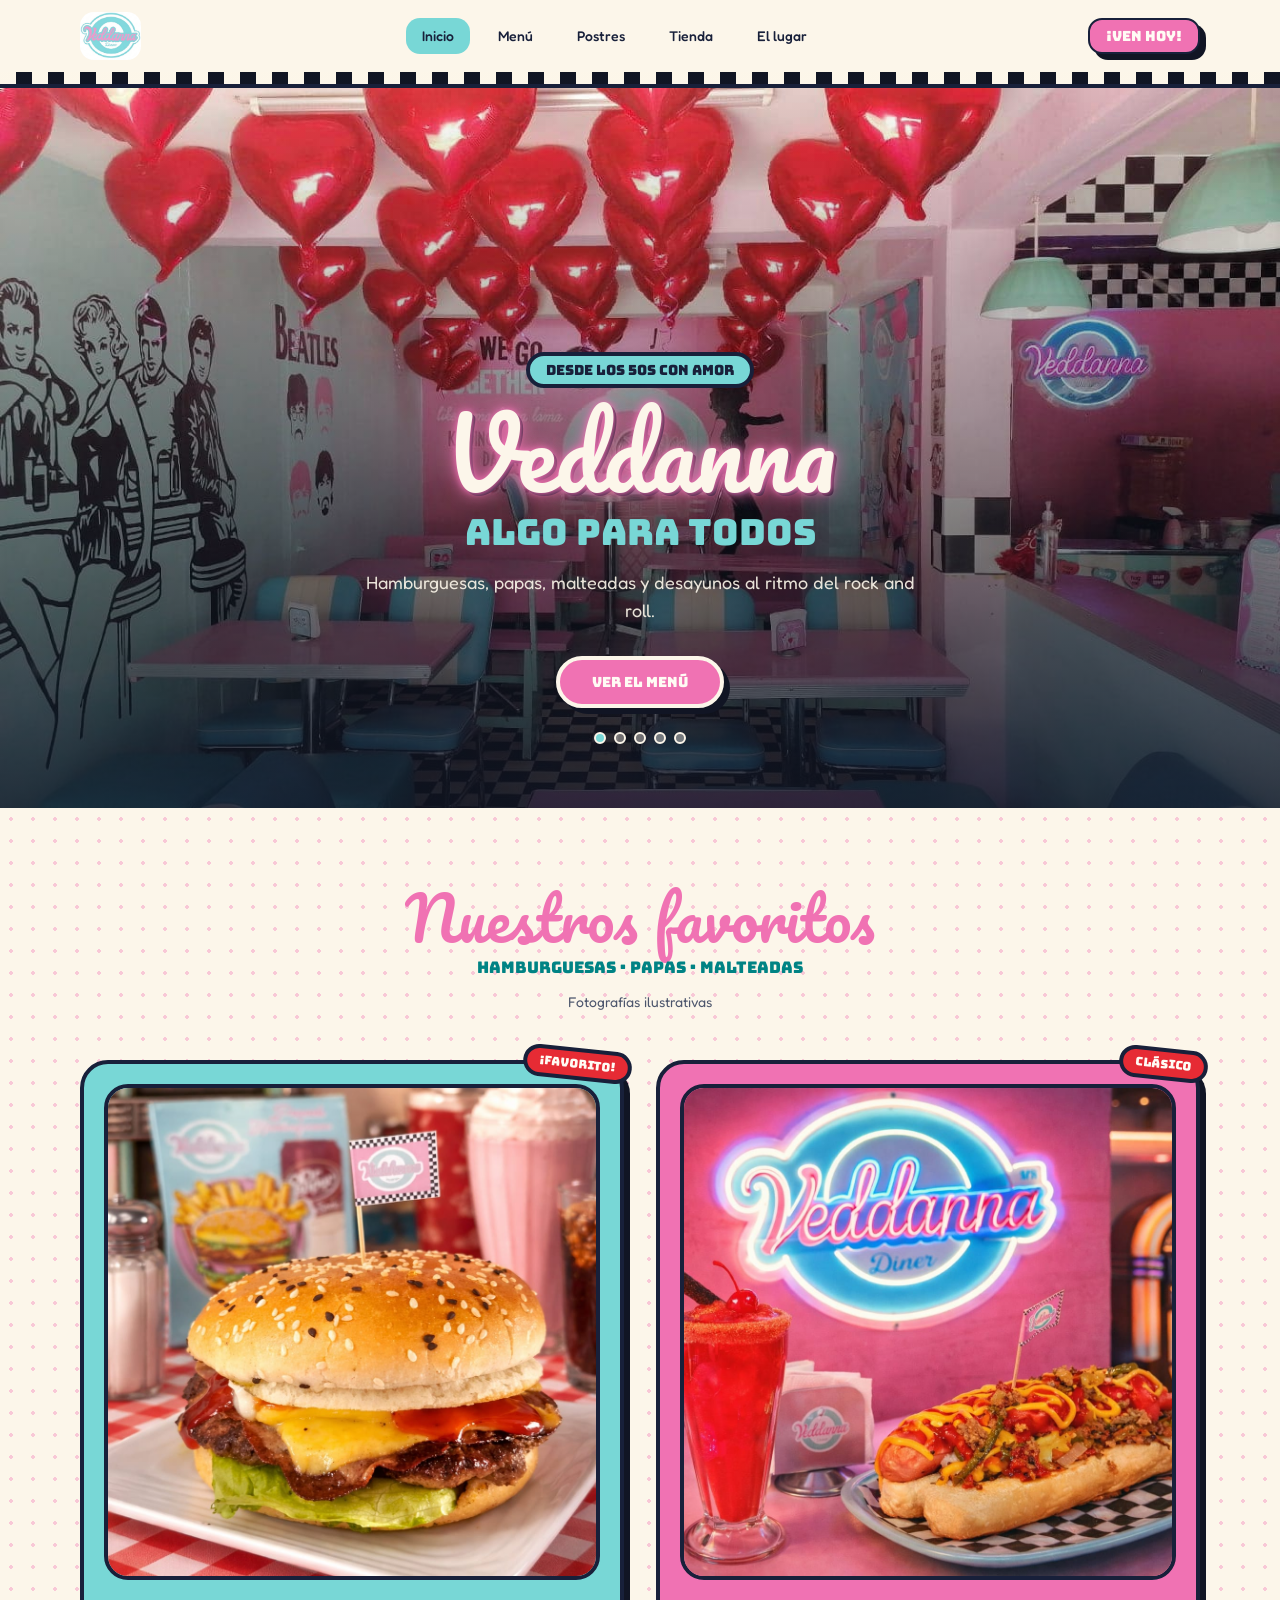
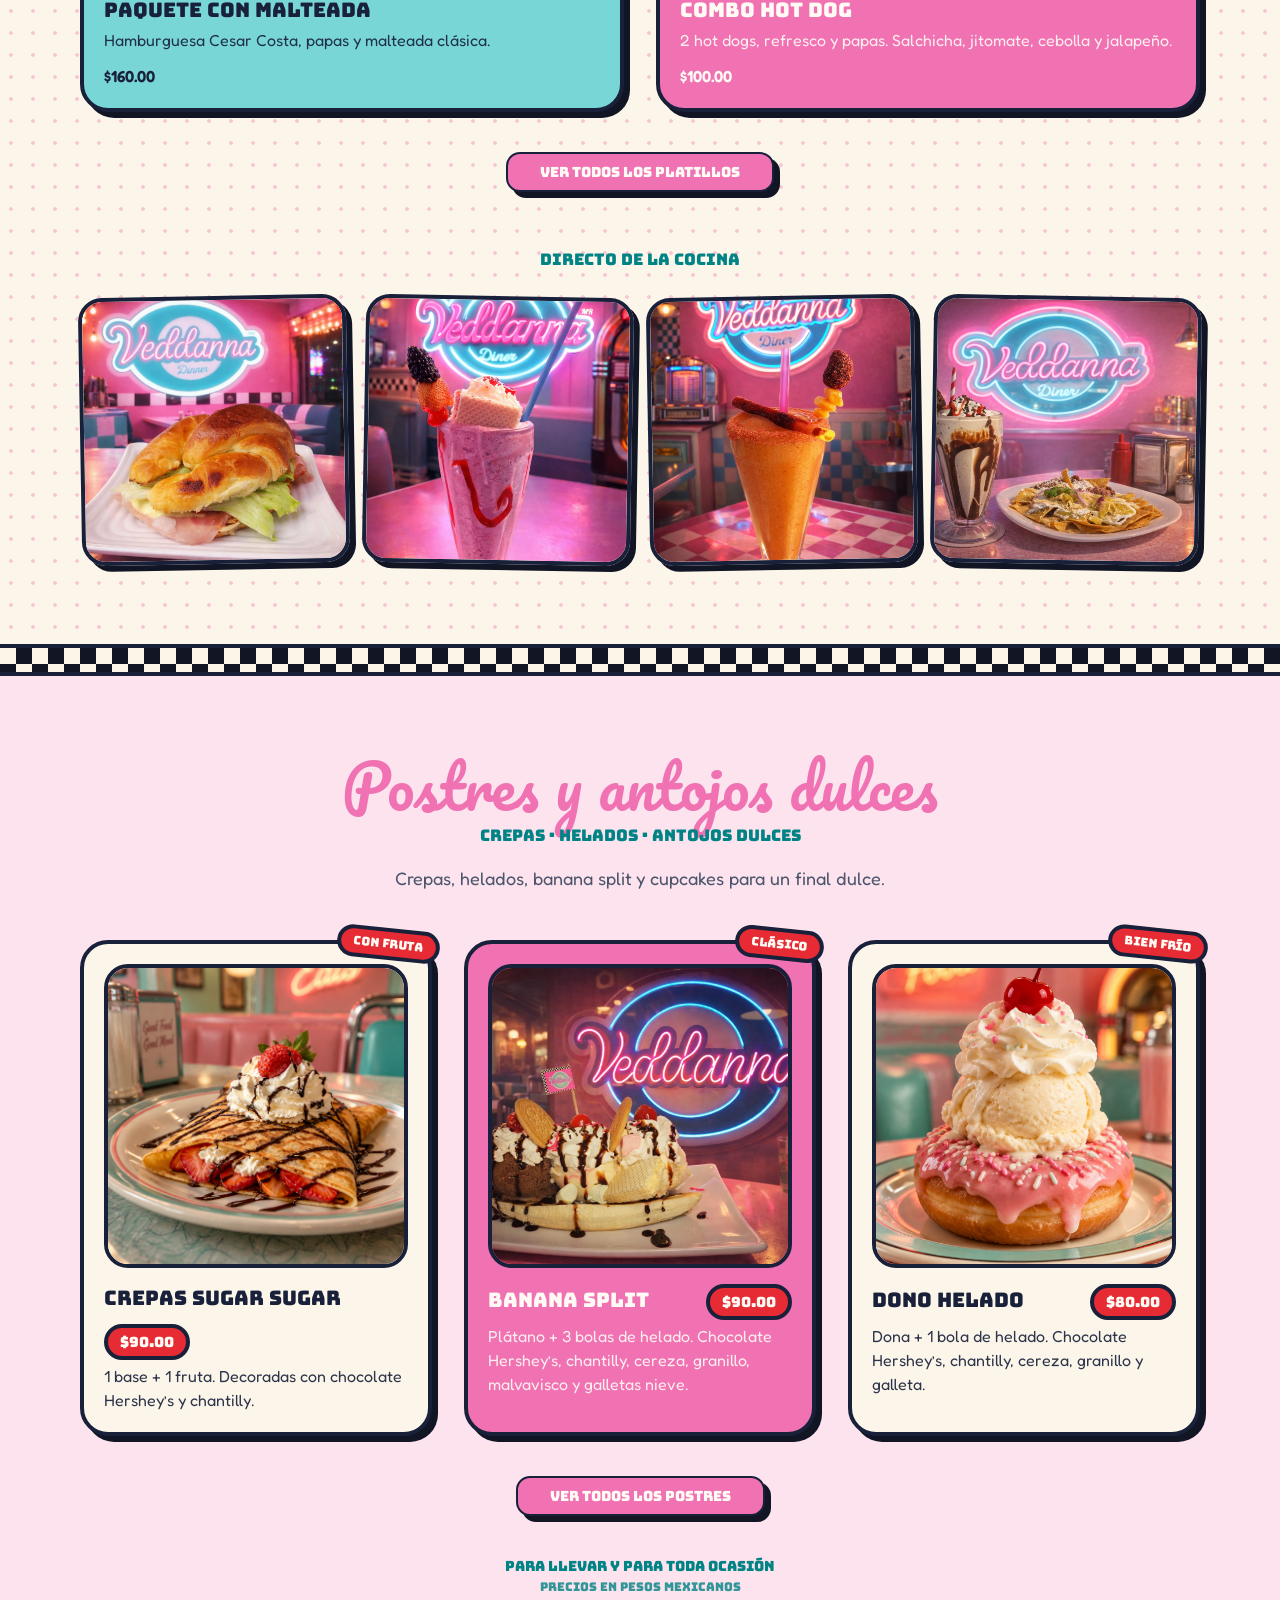
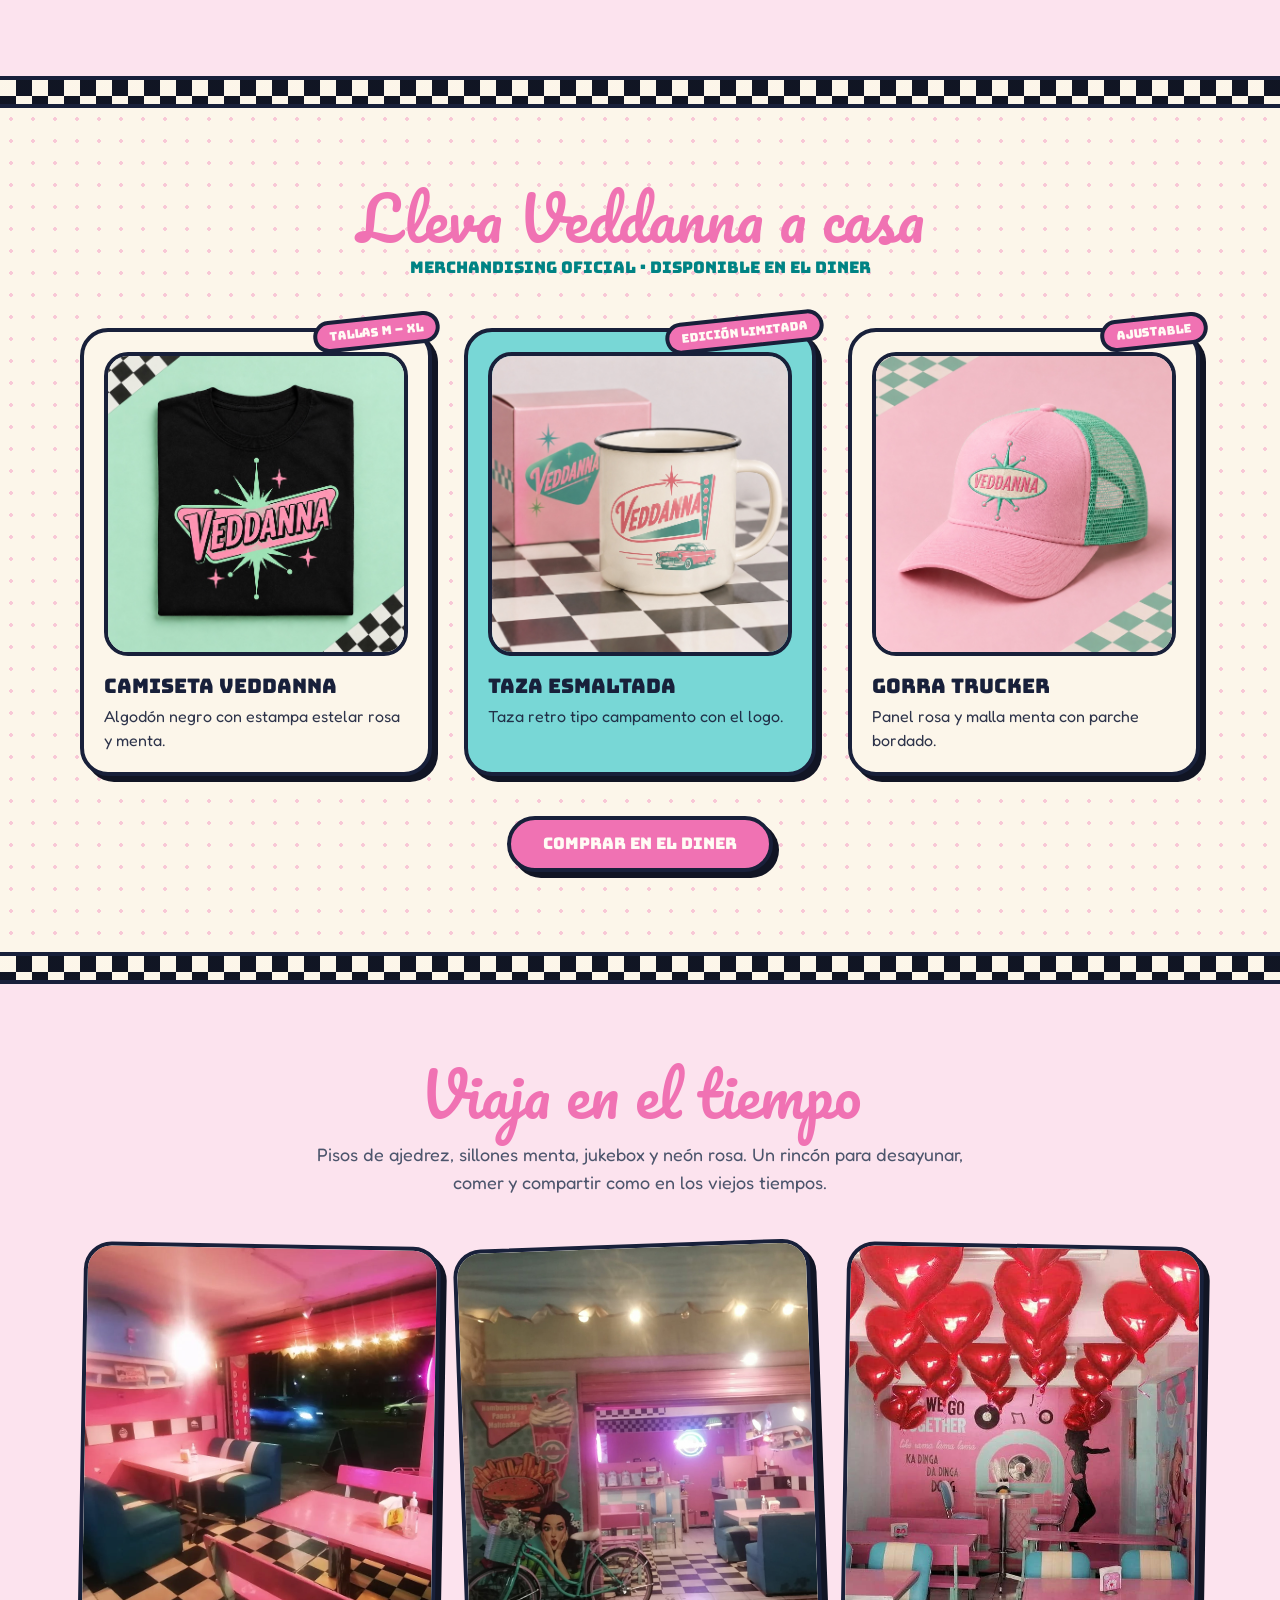
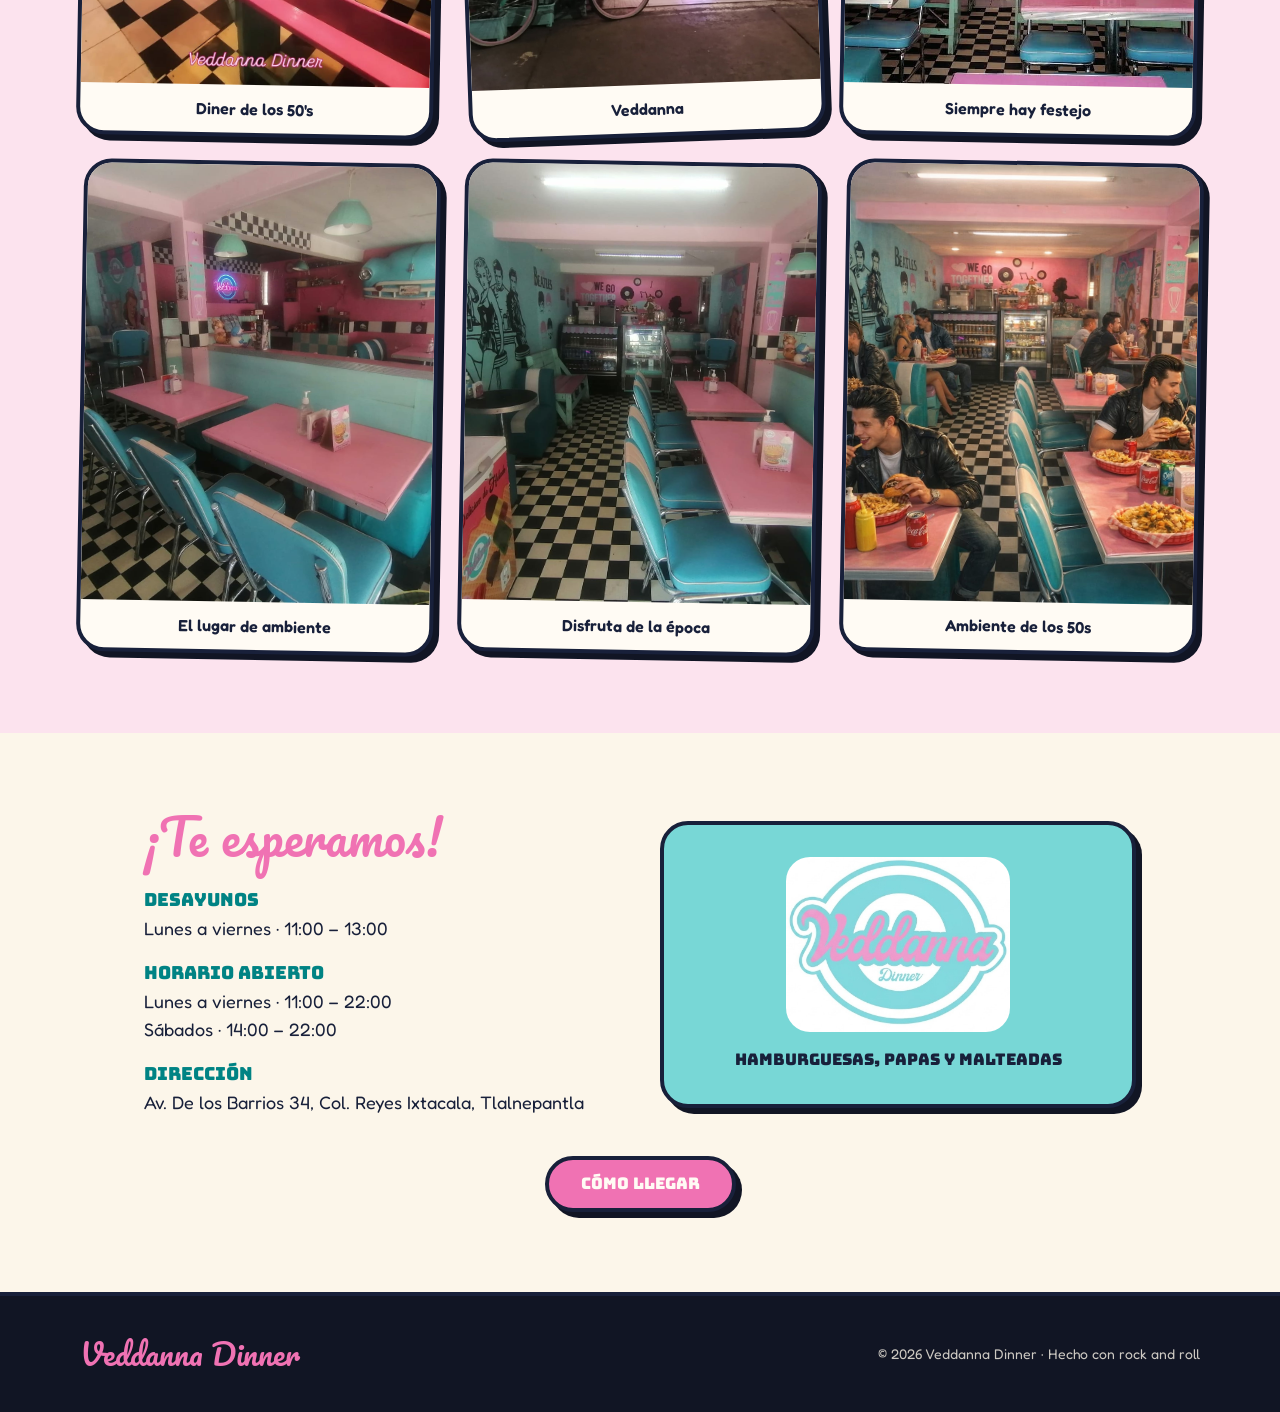
<file: index.html>
<!DOCTYPE html>
<html lang="es"><head><meta charset="utf-8"><meta name="viewport" content="width=device-width, initial-scale=1">
<title>Veddanna Dinner | Diner retro de los 50s y 60s</title><meta name="description" content="Desayunos, hamburguesas, papas, malteadas, crepas y postres, y merchandising oficial en un diner rosa y menta al ritmo del rock and roll.">
<link rel="icon" href="img/favicon.png" type="image/png">
<link rel="stylesheet" href="css/fuentes.css"><link rel="stylesheet" href="css/estilos.css">
</head><body>
<header class="sticky top-0 z-40 border-b-4 bg-background/95 backdrop-blur"><div class="mx-auto flex max-w-6xl flex-wrap items-center justify-between gap-2 px-4 py-3"><a aria-label="Veddanna Dinner, inicio" class="active" href="index.html" aria-current="page"><img src="img/veddanna-logo.jpg" alt="Veddanna Dinner" class="h-12 w-auto rounded-md"></a><nav aria-label="Navegación principal" class="flex items-center gap-1 sm:gap-3"><a class="inline-flex items-center justify-center gap-2 whitespace-nowrap rounded-md text-sm font-medium cursor-pointer transition-colors focus-visible:outline-none focus-visible:ring-1 focus-visible:ring-ring disabled:pointer-events-none disabled:opacity-50 disabled:cursor-not-allowed [&amp;_svg]:pointer-events-none [&amp;_svg]:size-4 [&amp;_svg]:shrink-0 hover:bg-accent hover:text-accent-foreground h-9 px-4 py-2 bg-secondary" href="index.html" aria-current="page">Inicio</a><a class="inline-flex items-center justify-center gap-2 whitespace-nowrap rounded-md text-sm font-medium cursor-pointer transition-colors focus-visible:outline-none focus-visible:ring-1 focus-visible:ring-ring disabled:pointer-events-none disabled:opacity-50 disabled:cursor-not-allowed [&amp;_svg]:pointer-events-none [&amp;_svg]:size-4 [&amp;_svg]:shrink-0 hover:bg-accent hover:text-accent-foreground h-9 px-4 py-2" href="menu.html">Menú</a><a class="inline-flex items-center justify-center gap-2 whitespace-nowrap rounded-md text-sm font-medium cursor-pointer transition-colors focus-visible:outline-none focus-visible:ring-1 focus-visible:ring-ring disabled:pointer-events-none disabled:opacity-50 disabled:cursor-not-allowed [&amp;_svg]:pointer-events-none [&amp;_svg]:size-4 [&amp;_svg]:shrink-0 hover:bg-accent hover:text-accent-foreground h-9 px-4 py-2" href="postres.html">Postres</a><a class="items-center justify-center gap-2 whitespace-nowrap rounded-md text-sm font-medium cursor-pointer transition-colors focus-visible:outline-none focus-visible:ring-1 focus-visible:ring-ring disabled:pointer-events-none disabled:opacity-50 disabled:cursor-not-allowed [&amp;_svg]:pointer-events-none [&amp;_svg]:size-4 [&amp;_svg]:shrink-0 hover:bg-accent hover:text-accent-foreground h-9 px-4 py-2 hidden md:inline-flex active" href="index.html#tienda" aria-current="page">Tienda</a><a class="items-center justify-center gap-2 whitespace-nowrap rounded-md text-sm font-medium cursor-pointer transition-colors focus-visible:outline-none focus-visible:ring-1 focus-visible:ring-ring disabled:pointer-events-none disabled:opacity-50 disabled:cursor-not-allowed [&amp;_svg]:pointer-events-none [&amp;_svg]:size-4 [&amp;_svg]:shrink-0 hover:bg-accent hover:text-accent-foreground h-9 px-4 py-2 hidden lg:inline-flex active" href="index.html#lugar" aria-current="page">El lugar</a></nav><a class="items-center justify-center gap-2 whitespace-nowrap rounded-md text-sm font-medium cursor-pointer transition-colors focus-visible:outline-none focus-visible:ring-1 focus-visible:ring-ring disabled:pointer-events-none disabled:opacity-50 disabled:cursor-not-allowed [&amp;_svg]:pointer-events-none [&amp;_svg]:size-4 [&amp;_svg]:shrink-0 bg-primary text-primary-foreground shadow hover:bg-primary/90 h-9 px-4 py-2 hidden border-2 font-display shadow-retro sm:inline-flex active" href="index.html#visita" aria-current="page">¡Ven hoy!</a></div><div class="checker h-3"></div></header><!--$--><div class="overflow-x-hidden"><section class="relative"><div class="relative h-[80vh] min-h-[520px] w-full overflow-hidden"><img src="img/interior.jpg" alt="Interior del diner Veddanna" class="absolute inset-0 h-full w-full object-cover transition-opacity duration-1000 opacity-100"><img src="img/hamburguesa.jpg" alt="Hamburguesa con queso de Veddanna" class="absolute inset-0 h-full w-full object-cover transition-opacity duration-1000 opacity-0"><img src="img/booths.jpg" alt="Sillones retro de Veddanna" class="absolute inset-0 h-full w-full object-cover transition-opacity duration-1000 opacity-0"><img src="img/banana-split.jpg" alt="Banana split frente al neón de Veddanna" class="absolute inset-0 h-full w-full object-cover transition-opacity duration-1000 opacity-0"><img src="img/fachada.jpg" alt="Fachada de Veddanna de noche" class="absolute inset-0 h-full w-full object-cover transition-opacity duration-1000 opacity-0"></div><div class="absolute inset-0 bg-gradient-to-t from-chrome/85 via-chrome/40 to-transparent"></div><div class="absolute inset-0 flex flex-col items-center justify-end px-4 pb-16 text-center"><span class="wiggle mb-4 inline-block rounded-full border-4 bg-secondary px-4 py-1 font-display text-sm text-secondary-foreground">Desde los 50s con amor</span><h1 class="font-script text-6xl text-background neon md:text-8xl">Veddanna</h1><p class="mt-3 font-display text-2xl text-secondary md:text-4xl">Algo para todos</p><p class="mt-4 max-w-xl text-lg text-background/90">Hamburguesas, papas, malteadas y desayunos al ritmo del rock and roll.</p><a class="inline-flex items-center justify-center gap-2 whitespace-nowrap text-sm font-medium cursor-pointer transition-colors focus-visible:outline-none focus-visible:ring-1 focus-visible:ring-ring disabled:pointer-events-none disabled:opacity-50 disabled:cursor-not-allowed [&amp;_svg]:pointer-events-none [&amp;_svg]:size-4 [&amp;_svg]:shrink-0 bg-primary text-primary-foreground shadow hover:bg-primary/90 mt-8 h-auto rounded-full border-4 border-background px-8 py-3 font-display shadow-retro" href="menu.html">Ver el menú</a><div class="mt-6 flex gap-2"><button type="button" aria-label="Ver foto 1" class="h-3 w-3 rounded-full border-2 border-background transition bg-secondary"></button><button type="button" aria-label="Ver foto 2" class="h-3 w-3 rounded-full border-2 border-background transition bg-background/40"></button><button type="button" aria-label="Ver foto 3" class="h-3 w-3 rounded-full border-2 border-background transition bg-background/40"></button><button type="button" aria-label="Ver foto 4" class="h-3 w-3 rounded-full border-2 border-background transition bg-background/40"></button><button type="button" aria-label="Ver foto 5" class="h-3 w-3 rounded-full border-2 border-background transition bg-background/40"></button></div></div></section><section id="menu" class="dots py-20"><div class="mx-auto max-w-6xl px-4"><h2 class="text-center font-script text-5xl text-primary md:text-6xl">Nuestros favoritos</h2><p class="mt-2 text-center font-display text-mint-deep">Hamburguesas · Papas · Malteadas</p><p class="mt-3 text-center text-sm text-muted-foreground">Fotografías ilustrativas</p><div class="mt-12 grid gap-8 md:grid-cols-2"><article class="relative rounded-3xl border-4 p-5 shadow-retro transition hover:-translate-y-2 bg-secondary text-secondary-foreground"><span class="absolute -top-4 -right-3 z-10 rotate-6 rounded-full border-4 bg-accent px-3 py-1 font-display text-xs text-accent-foreground">¡Favorito!</span><img src="img/hamburguesa.jpg" alt="Paquete con Malteada" loading="lazy" class="aspect-square w-full rounded-2xl border-4 object-cover"><h3 class="mt-4 font-display text-xl">Paquete con Malteada</h3><p class="mt-1 opacity-90">Hamburguesa Cesar Costa, papas y malteada clásica.</p><p class="mt-3 font-semibold">$160.00</p></article><article class="relative rounded-3xl border-4 p-5 shadow-retro transition hover:-translate-y-2 bg-primary text-primary-foreground"><span class="absolute -top-4 -right-3 z-10 rotate-6 rounded-full border-4 bg-accent px-3 py-1 font-display text-xs text-accent-foreground">Clásico</span><img src="img/hotdog-chamoy.jpg" alt="Combo Hot Dog" loading="lazy" class="aspect-square w-full rounded-2xl border-4 object-cover"><h3 class="mt-4 font-display text-xl">Combo Hot Dog</h3><p class="mt-1 opacity-90">2 hot dogs, refresco y papas. Salchicha, jitomate, cebolla y jalapeño.</p><p class="mt-3 font-semibold">$100.00</p></article></div><div class="mt-10 text-center"><a class="inline-flex items-center justify-center gap-2 whitespace-nowrap text-sm font-medium cursor-pointer transition-colors focus-visible:outline-none focus-visible:ring-1 focus-visible:ring-ring disabled:pointer-events-none disabled:opacity-50 disabled:cursor-not-allowed [&amp;_svg]:pointer-events-none [&amp;_svg]:size-4 [&amp;_svg]:shrink-0 bg-primary text-primary-foreground shadow hover:bg-primary/90 h-10 rounded-md px-8 border-2 font-display shadow-retro" href="menu.html">Ver todos los platillos</a></div><div class="mt-14"><p class="text-center font-display text-mint-deep">Directo de la cocina</p><div class="mt-6 grid grid-cols-2 gap-4 md:grid-cols-4"><img src="img/croissant.jpg" alt="Croissant de jamón y queso" loading="lazy" class="aspect-square w-full rounded-2xl border-4 object-cover shadow-retro -rotate-1"><img src="img/malteada-fresa.jpg" alt="Malteada de fresa con crema batida" loading="lazy" class="aspect-square w-full rounded-2xl border-4 object-cover shadow-retro rotate-1"><img src="img/chamoyada.jpg" alt="Chamoyada con tamarindo y chamoy" loading="lazy" class="aspect-square w-full rounded-2xl border-4 object-cover shadow-retro -rotate-1"><img src="img/malteada-chilaquiles.jpg" alt="Malteada de chocolate con chilaquiles" loading="lazy" class="aspect-square w-full rounded-2xl border-4 object-cover shadow-retro rotate-1"></div></div></div></section><div class="checker h-8 border-y-4"></div><section id="postres" class="bg-muted py-20"><div class="mx-auto max-w-6xl px-4"><h2 class="text-center font-script text-5xl text-primary md:text-6xl">Postres y antojos dulces</h2><p class="mt-2 text-center font-display text-mint-deep">Crepas · Helados · Antojos dulces</p><p class="mx-auto mt-4 max-w-2xl text-center text-lg text-muted-foreground">Crepas, helados, banana split y cupcakes para un final dulce.</p><div class="mt-12 grid gap-8 md:grid-cols-3"><article class="relative rounded-3xl border-4 p-5 shadow-retro transition hover:-translate-y-2 bg-background text-foreground"><span class="absolute -top-4 -right-3 z-10 rotate-6 rounded-full border-4 bg-accent px-3 py-1 font-display text-xs text-accent-foreground">Con fruta</span><img src="img/crepa.jpg" alt="Crepas Sugar Sugar" loading="lazy" class="aspect-square w-full rounded-2xl border-4 object-cover"><h3 class="mt-4 flex flex-wrap items-baseline justify-between gap-3 font-display text-xl"><span>Crepas Sugar Sugar</span><span class="shrink-0 whitespace-nowrap rounded-full border-4 bg-accent px-3 py-1 text-sm text-accent-foreground">$90.00</span></h3><p class="mt-1 opacity-90">1 base + 1 fruta. Decoradas con chocolate Hershey’s y chantilly.</p></article><article class="relative rounded-3xl border-4 p-5 shadow-retro transition hover:-translate-y-2 bg-primary text-primary-foreground"><span class="absolute -top-4 -right-3 z-10 rotate-6 rounded-full border-4 bg-accent px-3 py-1 font-display text-xs text-accent-foreground">Clásico</span><img src="img/banana-split.jpg" alt="Banana Split" loading="lazy" class="aspect-square w-full rounded-2xl border-4 object-cover"><h3 class="mt-4 flex flex-wrap items-baseline justify-between gap-3 font-display text-xl"><span>Banana Split</span><span class="shrink-0 whitespace-nowrap rounded-full border-4 bg-accent px-3 py-1 text-sm text-accent-foreground">$90.00</span></h3><p class="mt-1 opacity-90">Plátano + 3 bolas de helado. Chocolate Hershey’s, chantilly, cereza, granillo, malvavisco y galletas nieve.</p></article><article class="relative rounded-3xl border-4 p-5 shadow-retro transition hover:-translate-y-2 bg-background text-foreground"><span class="absolute -top-4 -right-3 z-10 rotate-6 rounded-full border-4 bg-accent px-3 py-1 font-display text-xs text-accent-foreground">Bien frío</span><img src="img/dono-helado.jpg" alt="Dono Helado" loading="lazy" class="aspect-square w-full rounded-2xl border-4 object-cover"><h3 class="mt-4 flex flex-wrap items-baseline justify-between gap-3 font-display text-xl"><span>Dono Helado</span><span class="shrink-0 whitespace-nowrap rounded-full border-4 bg-accent px-3 py-1 text-sm text-accent-foreground">$80.00</span></h3><p class="mt-1 opacity-90">Dona + 1 bola de helado. Chocolate Hershey’s, chantilly, cereza, granillo y galleta.</p></article></div><div class="mt-10 text-center"><a class="inline-flex items-center justify-center gap-2 whitespace-nowrap text-sm font-medium cursor-pointer transition-colors focus-visible:outline-none focus-visible:ring-1 focus-visible:ring-ring disabled:pointer-events-none disabled:opacity-50 disabled:cursor-not-allowed [&amp;_svg]:pointer-events-none [&amp;_svg]:size-4 [&amp;_svg]:shrink-0 bg-primary text-primary-foreground shadow hover:bg-primary/90 h-10 rounded-md px-8 border-2 font-display shadow-retro" href="postres.html">Ver todos los postres</a></div><p class="mt-10 text-center font-display text-sm text-mint-deep">Para llevar y para toda ocasión<br><span class="text-xs opacity-80">Precios en pesos mexicanos</span></p></div></section><div class="checker h-8 border-y-4"></div><section id="tienda" class="dots py-20"><div class="mx-auto max-w-6xl px-4"><h2 class="text-center font-script text-5xl text-primary md:text-6xl">Lleva Veddanna a casa</h2><p class="mt-2 text-center font-display text-mint-deep">Merchandising oficial · Disponible en el diner</p><div class="mt-12 grid gap-8 md:grid-cols-3"><article class="relative rounded-3xl border-4 p-5 shadow-retro transition hover:-translate-y-2 bg-background text-foreground"><span class="absolute -top-4 -right-3 z-10 -rotate-6 rounded-full border-4 bg-primary px-3 py-1 font-display text-xs text-primary-foreground">Tallas M – XL</span><img src="img/merch-camiseta-2.jpg" alt="Camiseta Veddanna" loading="lazy" class="aspect-square w-full rounded-2xl border-4 object-cover"><h3 class="mt-4 font-display text-xl">Camiseta Veddanna</h3><p class="mt-1 opacity-90">Algodón negro con estampa estelar rosa y menta.</p></article><article class="relative rounded-3xl border-4 p-5 shadow-retro transition hover:-translate-y-2 bg-secondary text-secondary-foreground"><span class="absolute -top-4 -right-3 z-10 -rotate-6 rounded-full border-4 bg-primary px-3 py-1 font-display text-xs text-primary-foreground">Edición limitada</span><img src="img/merch-taza-2.jpg" alt="Taza Esmaltada" loading="lazy" class="aspect-square w-full rounded-2xl border-4 object-cover"><h3 class="mt-4 font-display text-xl">Taza Esmaltada</h3><p class="mt-1 opacity-90">Taza retro tipo campamento con el logo.</p></article><article class="relative rounded-3xl border-4 p-5 shadow-retro transition hover:-translate-y-2 bg-background text-foreground"><span class="absolute -top-4 -right-3 z-10 -rotate-6 rounded-full border-4 bg-primary px-3 py-1 font-display text-xs text-primary-foreground">Ajustable</span><img src="img/merch-gorra-2.jpg" alt="Gorra Trucker" loading="lazy" class="aspect-square w-full rounded-2xl border-4 object-cover"><h3 class="mt-4 font-display text-xl">Gorra Trucker</h3><p class="mt-1 opacity-90">Panel rosa y malla menta con parche bordado.</p></article></div><div class="mt-10 text-center"><a href="#visita" class="inline-block rounded-full border-4 bg-primary px-8 py-3 font-display text-primary-foreground shadow-retro transition hover:-translate-y-1">Comprar en el diner</a></div></div></section><div class="checker h-8 border-y-4"></div><section id="lugar" class="bg-muted py-20"><div class="mx-auto max-w-6xl px-4"><h2 class="text-center font-script text-5xl text-primary md:text-6xl">Viaja en el tiempo</h2><p class="mx-auto mt-4 max-w-2xl text-center text-lg text-muted-foreground">Pisos de ajedrez, sillones menta, jukebox y neón rosa. Un rincón para desayunar, comer y compartir como en los viejos tiempos.</p><div class="mt-12 grid gap-6 md:grid-cols-3"><figure class="overflow-hidden rounded-3xl border-4 bg-card shadow-retro md:rotate-1"><img src="img/booths.jpg" alt="Diner de los 50's" loading="lazy" class="aspect-[4/5] w-full object-cover"><figcaption class="p-3 text-center font-semibold">Diner de los 50's</figcaption></figure><figure class="overflow-hidden rounded-3xl border-4 bg-card shadow-retro md:-rotate-2"><img src="img/fachada.jpg" alt="Veddanna" loading="lazy" class="aspect-[4/5] w-full object-cover"><figcaption class="p-3 text-center font-semibold">Veddanna</figcaption></figure><figure class="overflow-hidden rounded-3xl border-4 bg-card shadow-retro md:rotate-1"><img src="img/interior.jpg" alt="Siempre hay festejo" loading="lazy" class="aspect-[4/5] w-full object-cover"><figcaption class="p-3 text-center font-semibold">Siempre hay festejo</figcaption></figure><figure class="overflow-hidden rounded-3xl border-4 bg-card shadow-retro md:rotate-1"><img src="img/salon-barra.jpg" alt="El lugar de ambiente" loading="lazy" class="aspect-[4/5] w-full object-cover"><figcaption class="p-3 text-center font-semibold">El lugar de ambiente</figcaption></figure><figure class="overflow-hidden rounded-3xl border-4 bg-card shadow-retro md:rotate-1"><img src="img/salon-mural.jpg" alt="Disfruta de la época" loading="lazy" class="aspect-[4/5] w-full object-cover"><figcaption class="p-3 text-center font-semibold">Disfruta de la época</figcaption></figure><figure class="overflow-hidden rounded-3xl border-4 bg-card shadow-retro md:rotate-1"><img src="img/salon-clientes.jpg" alt="Ambiente de los 50s" loading="lazy" class="aspect-[4/5] w-full object-cover"><figcaption class="p-3 text-center font-semibold">Ambiente de los 50s</figcaption></figure></div></div></section><section id="visita" class="py-20"><div class="mx-auto grid max-w-5xl items-center gap-10 px-4 md:grid-cols-2"><div><h2 class="font-script text-5xl text-primary">¡Te esperamos!</h2><ul class="mt-6 space-y-4 text-lg"><li><span class="font-display text-mint-deep">Desayunos</span><br>Lunes a viernes · 11:00 – 13:00</li><li><span class="font-display text-mint-deep">Horario abierto</span><br>Lunes a viernes · 11:00 – 22:00<br>Sábados · 14:00 – 22:00</li><li><span class="font-display text-mint-deep">Dirección</span><br>Av. De los Barrios 34, Col. Reyes Ixtacala, Tlalnepantla</li></ul></div><div class="rounded-3xl border-4 bg-secondary p-8 text-center shadow-retro"><img src="img/veddanna-logo.jpg" alt="Veddanna Dinner" class="mx-auto w-56 rounded-2xl"><p class="mt-4 font-display text-secondary-foreground">Hamburguesas, papas y malteadas</p></div></div><div class="mx-auto mt-10 max-w-5xl px-4 text-center"><a href="https://maps.app.goo.gl/cCRzDSchjnaCyiY88" target="_blank" rel="noreferrer" class="inline-block rounded-full border-4 bg-primary px-8 py-3 font-display text-primary-foreground shadow-retro transition hover:-translate-y-1">Cómo llegar</a></div></section></div><!--/$--><footer class="border-t-4 bg-chrome py-10 text-background"><div class="mx-auto flex max-w-6xl flex-col items-center justify-between gap-4 px-4 md:flex-row"><a class="font-script text-3xl text-primary active" href="index.html" aria-current="page">Veddanna Dinner</a><p class="text-sm opacity-80">© <!-- -->2026<!-- --> Veddanna Dinner · Hecho con rock and roll</p></div></footer>
<script src="js/sitio.js"></script>
</body></html>
</file>
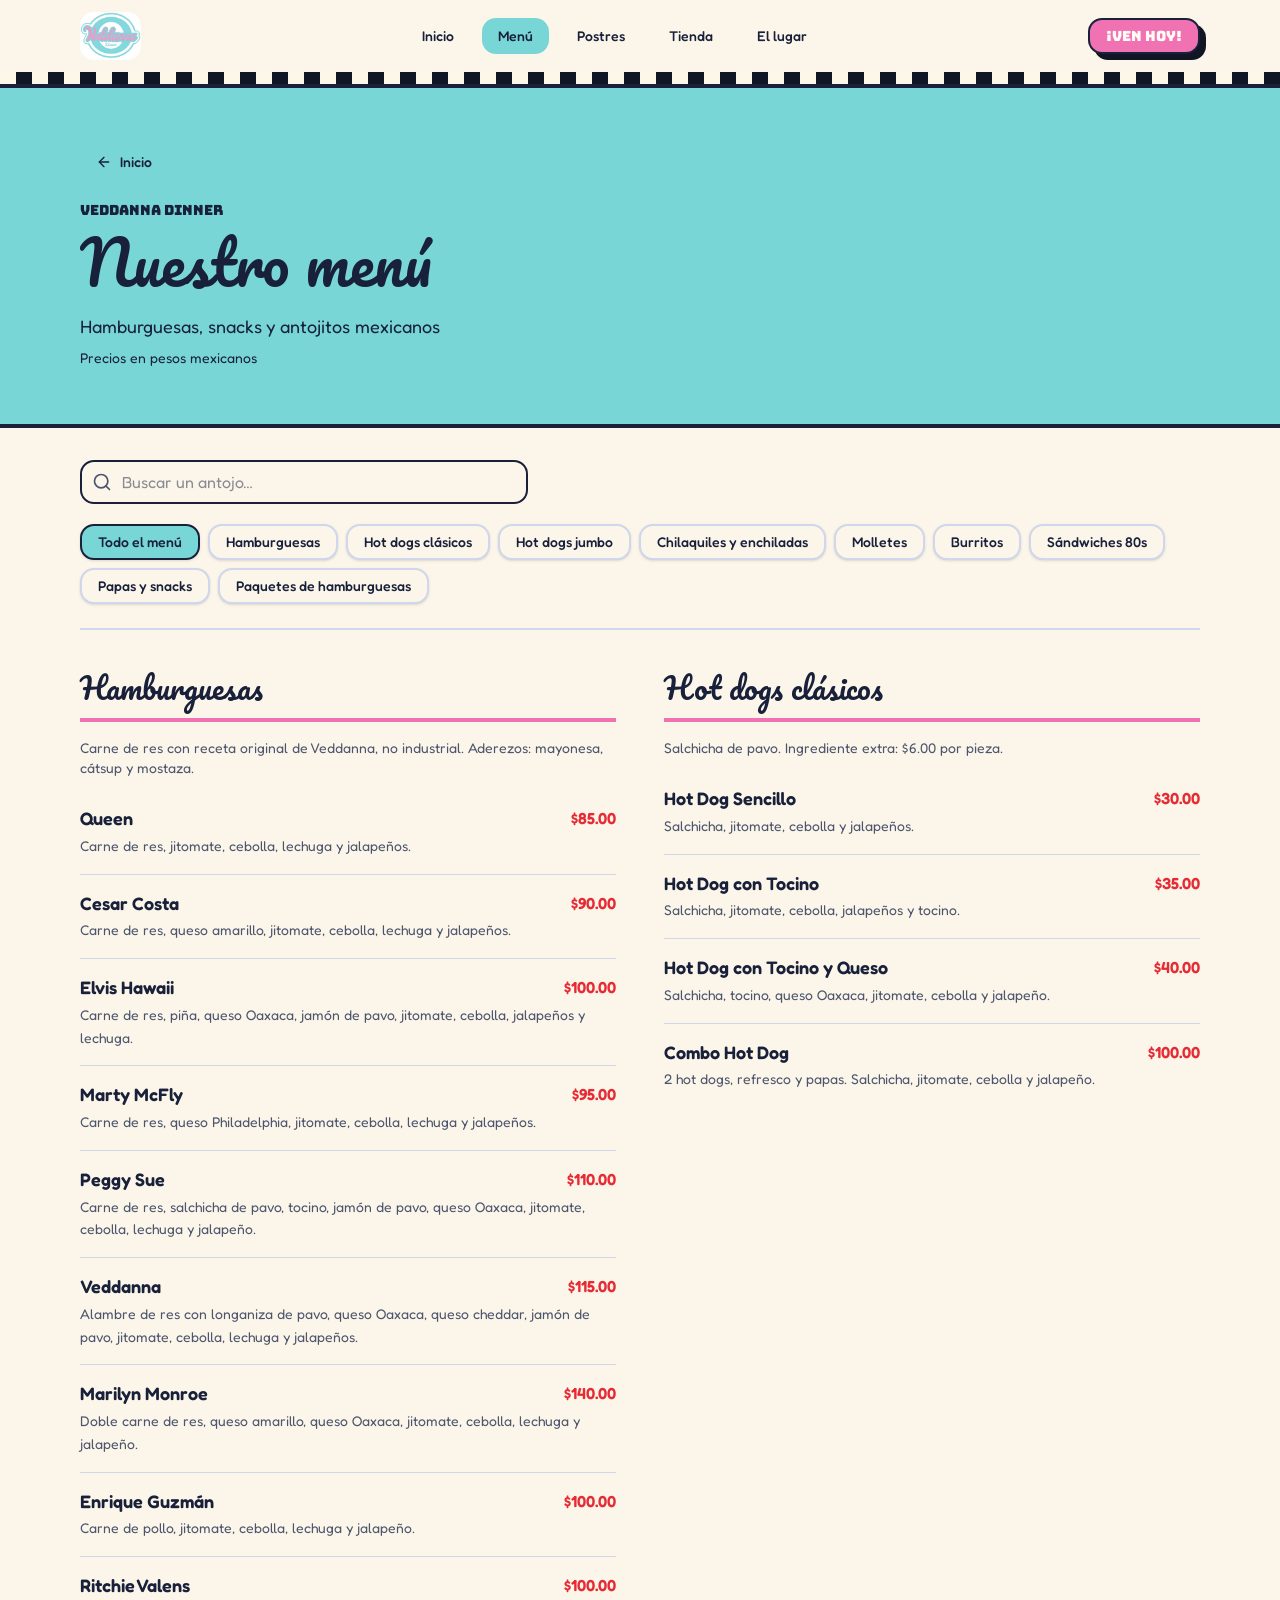
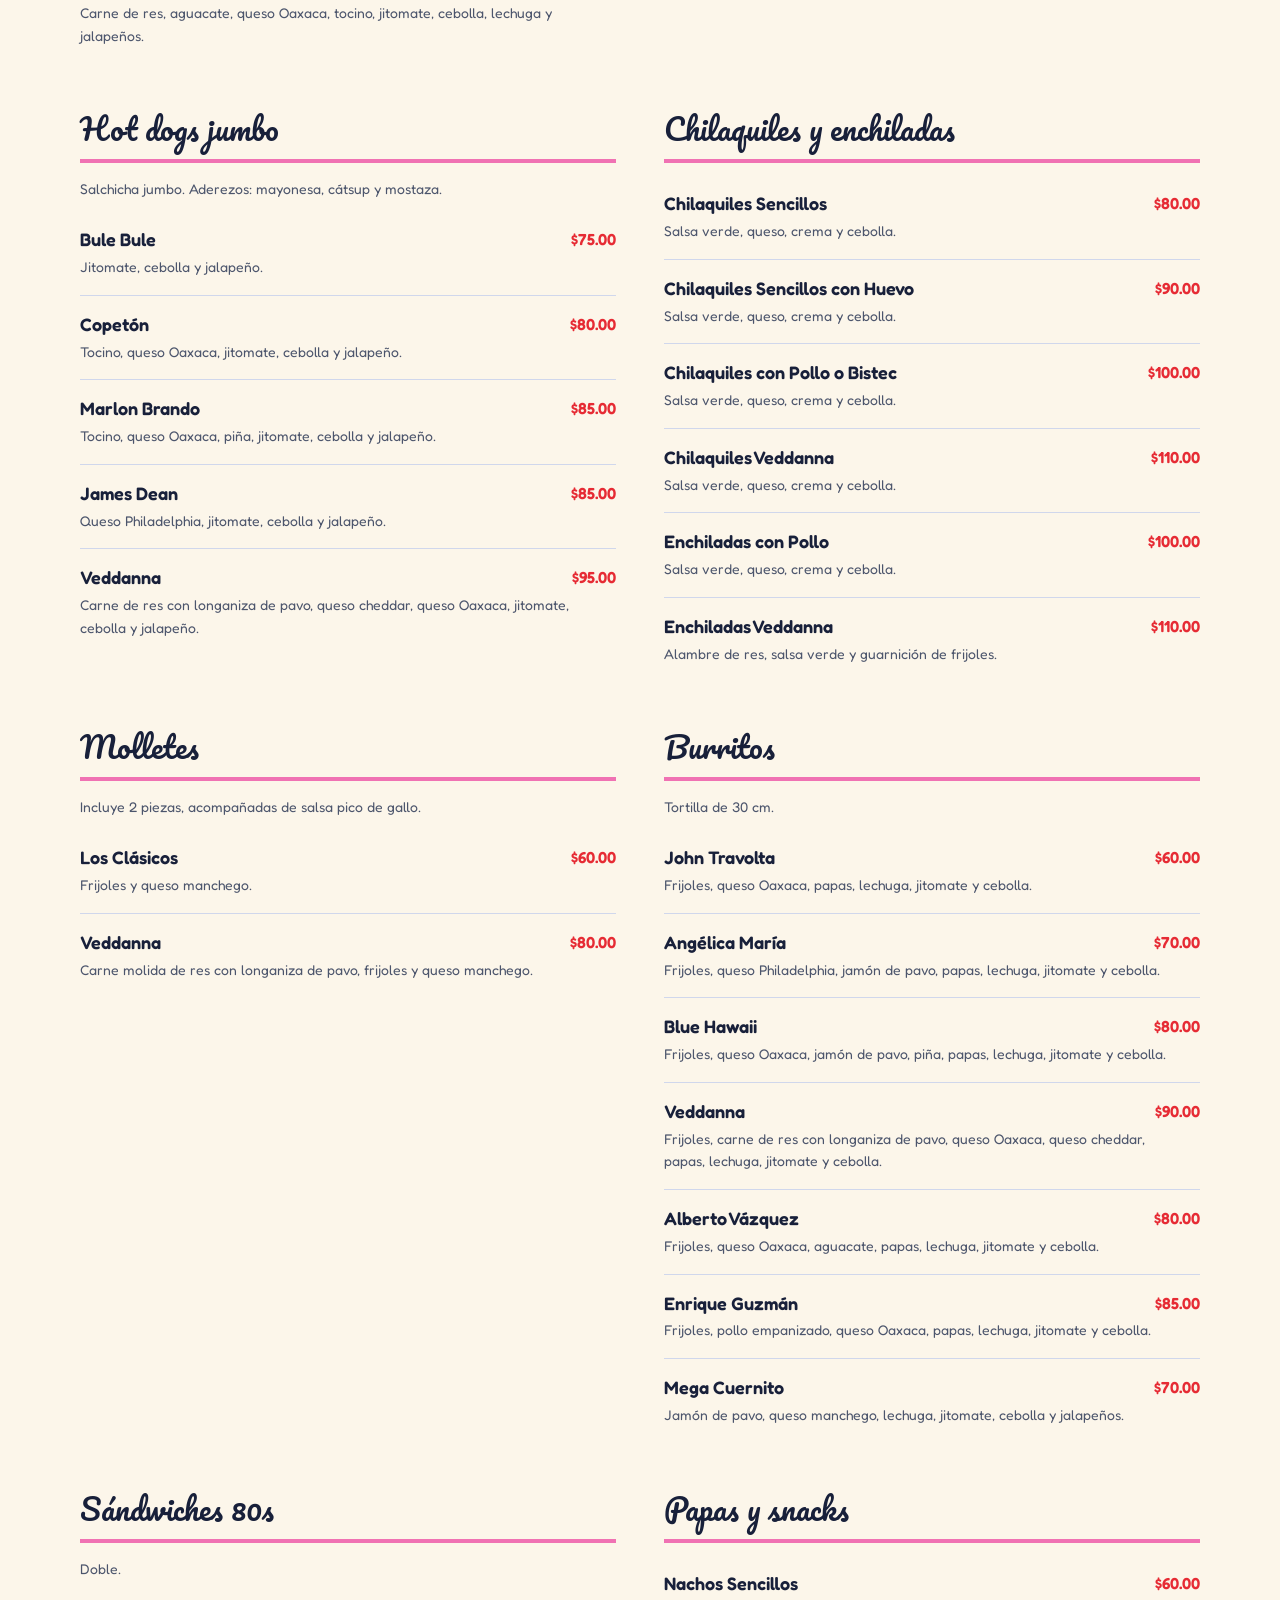
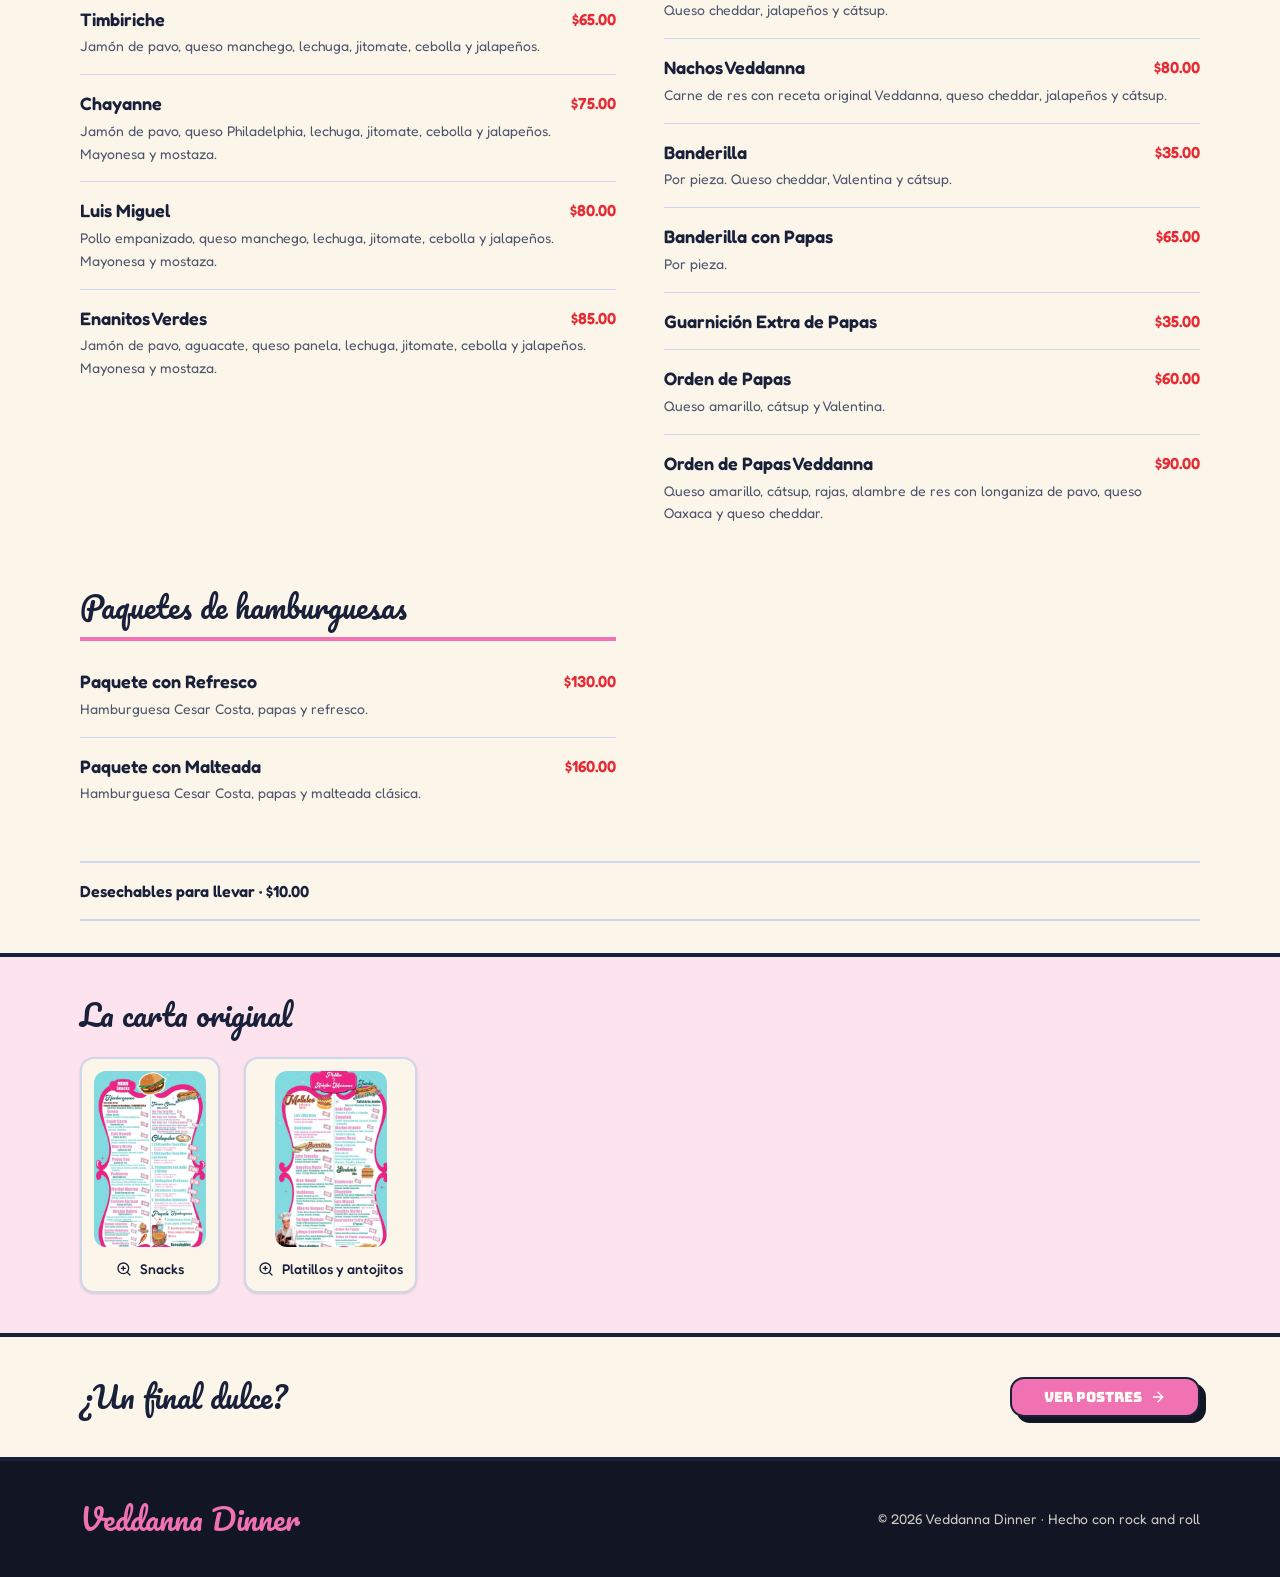
<file: menu.html>
<!DOCTYPE html>
<html lang="es"><head><meta charset="utf-8"><meta name="viewport" content="width=device-width, initial-scale=1">
<title>Menú de platillos y snacks | Veddanna Dinner</title><meta name="description" content="La carta real de Veddanna Dinner: hamburguesas, hot dogs, chilaquiles, molletes, burritos, sándwiches y paquetes con precios en pesos mexicanos.">
<link rel="icon" href="img/favicon.png" type="image/png">
<link rel="stylesheet" href="css/fuentes.css"><link rel="stylesheet" href="css/estilos.css">
</head><body>
<header class="sticky top-0 z-40 border-b-4 bg-background/95 backdrop-blur"><div class="mx-auto flex max-w-6xl flex-wrap items-center justify-between gap-2 px-4 py-3"><a aria-label="Veddanna Dinner, inicio" href="index.html"><img src="img/veddanna-logo.jpg" alt="Veddanna Dinner" class="h-12 w-auto rounded-md"></a><nav aria-label="Navegación principal" class="flex items-center gap-1 sm:gap-3"><a class="inline-flex items-center justify-center gap-2 whitespace-nowrap rounded-md text-sm font-medium cursor-pointer transition-colors focus-visible:outline-none focus-visible:ring-1 focus-visible:ring-ring disabled:pointer-events-none disabled:opacity-50 disabled:cursor-not-allowed [&amp;_svg]:pointer-events-none [&amp;_svg]:size-4 [&amp;_svg]:shrink-0 hover:bg-accent hover:text-accent-foreground h-9 px-4 py-2" href="index.html">Inicio</a><a class="inline-flex items-center justify-center gap-2 whitespace-nowrap rounded-md text-sm font-medium cursor-pointer transition-colors focus-visible:outline-none focus-visible:ring-1 focus-visible:ring-ring disabled:pointer-events-none disabled:opacity-50 disabled:cursor-not-allowed [&amp;_svg]:pointer-events-none [&amp;_svg]:size-4 [&amp;_svg]:shrink-0 hover:bg-accent hover:text-accent-foreground h-9 px-4 py-2 bg-secondary" href="menu.html" aria-current="page">Menú</a><a class="inline-flex items-center justify-center gap-2 whitespace-nowrap rounded-md text-sm font-medium cursor-pointer transition-colors focus-visible:outline-none focus-visible:ring-1 focus-visible:ring-ring disabled:pointer-events-none disabled:opacity-50 disabled:cursor-not-allowed [&amp;_svg]:pointer-events-none [&amp;_svg]:size-4 [&amp;_svg]:shrink-0 hover:bg-accent hover:text-accent-foreground h-9 px-4 py-2" href="postres.html">Postres</a><a class="items-center justify-center gap-2 whitespace-nowrap rounded-md text-sm font-medium cursor-pointer transition-colors focus-visible:outline-none focus-visible:ring-1 focus-visible:ring-ring disabled:pointer-events-none disabled:opacity-50 disabled:cursor-not-allowed [&amp;_svg]:pointer-events-none [&amp;_svg]:size-4 [&amp;_svg]:shrink-0 hover:bg-accent hover:text-accent-foreground h-9 px-4 py-2 hidden md:inline-flex" href="index.html#tienda">Tienda</a><a class="items-center justify-center gap-2 whitespace-nowrap rounded-md text-sm font-medium cursor-pointer transition-colors focus-visible:outline-none focus-visible:ring-1 focus-visible:ring-ring disabled:pointer-events-none disabled:opacity-50 disabled:cursor-not-allowed [&amp;_svg]:pointer-events-none [&amp;_svg]:size-4 [&amp;_svg]:shrink-0 hover:bg-accent hover:text-accent-foreground h-9 px-4 py-2 hidden lg:inline-flex" href="index.html#lugar">El lugar</a></nav><a class="items-center justify-center gap-2 whitespace-nowrap rounded-md text-sm font-medium cursor-pointer transition-colors focus-visible:outline-none focus-visible:ring-1 focus-visible:ring-ring disabled:pointer-events-none disabled:opacity-50 disabled:cursor-not-allowed [&amp;_svg]:pointer-events-none [&amp;_svg]:size-4 [&amp;_svg]:shrink-0 bg-primary text-primary-foreground shadow hover:bg-primary/90 h-9 px-4 py-2 hidden border-2 font-display shadow-retro sm:inline-flex" href="index.html#visita">¡Ven hoy!</a></div><div class="checker h-3"></div></header><!--$--><main><section class="bg-secondary border-b-4 py-10 sm:py-14"><div class="mx-auto max-w-6xl px-4"><a class="inline-flex items-center justify-center gap-2 whitespace-nowrap rounded-md text-sm font-medium cursor-pointer transition-colors focus-visible:outline-none focus-visible:ring-1 focus-visible:ring-ring disabled:pointer-events-none disabled:opacity-50 disabled:cursor-not-allowed [&amp;_svg]:pointer-events-none [&amp;_svg]:size-4 [&amp;_svg]:shrink-0 hover:bg-accent hover:text-accent-foreground h-9 px-4 py-2 mb-5" href="index.html"><svg xmlns="http://www.w3.org/2000/svg" width="24" height="24" viewBox="0 0 24 24" fill="none" stroke="currentColor" stroke-width="2" stroke-linecap="round" stroke-linejoin="round" class="lucide lucide-arrow-left" aria-hidden="true"><path d="m12 19-7-7 7-7"></path><path d="M19 12H5"></path></svg> Inicio</a><p class="mb-3 font-display text-sm text-foreground">Veddanna Dinner</p><h1 class="font-script text-5xl text-foreground sm:text-6xl">Nuestro menú</h1><p class="mt-5 text-lg">Hamburguesas, snacks y antojitos mexicanos</p><p class="mt-2 text-sm text-foreground">Precios en pesos mexicanos</p></div></section><div class="mx-auto max-w-6xl px-4 py-8"><div class="relative mb-5 max-w-md"><svg xmlns="http://www.w3.org/2000/svg" width="24" height="24" viewBox="0 0 24 24" fill="none" stroke="currentColor" stroke-width="2" stroke-linecap="round" stroke-linejoin="round" class="lucide lucide-search absolute left-3 top-3 h-5 w-5 text-muted-foreground" aria-hidden="true"><path d="m21 21-4.34-4.34"></path><circle cx="11" cy="11" r="8"></circle></svg><input aria-label="Buscar en el menú" type="search" placeholder="Buscar un antojo…" class="h-11 w-full rounded-md border-2 bg-background pl-10 pr-3 outline-none focus:ring-2 focus:ring-ring" value=""></div><nav aria-label="Categorías del menú" class="flex flex-wrap gap-2 border-b-2 border-input pb-6"><button class="inline-flex items-center justify-center gap-2 whitespace-nowrap rounded-md text-sm font-medium cursor-pointer transition-colors focus-visible:outline-none focus-visible:ring-1 focus-visible:ring-ring disabled:pointer-events-none disabled:opacity-50 disabled:cursor-not-allowed [&amp;_svg]:pointer-events-none [&amp;_svg]:size-4 [&amp;_svg]:shrink-0 bg-secondary text-secondary-foreground shadow-sm hover:bg-secondary/80 h-9 px-4 py-2 border-2" aria-pressed="true">Todo el menú</button><button class="inline-flex items-center justify-center gap-2 whitespace-nowrap rounded-md text-sm font-medium cursor-pointer transition-colors focus-visible:outline-none focus-visible:ring-1 focus-visible:ring-ring disabled:pointer-events-none disabled:opacity-50 disabled:cursor-not-allowed [&amp;_svg]:pointer-events-none [&amp;_svg]:size-4 [&amp;_svg]:shrink-0 border-input bg-background shadow-sm hover:bg-accent hover:text-accent-foreground h-9 px-4 py-2 border-2" aria-pressed="false">Hamburguesas</button><button class="inline-flex items-center justify-center gap-2 whitespace-nowrap rounded-md text-sm font-medium cursor-pointer transition-colors focus-visible:outline-none focus-visible:ring-1 focus-visible:ring-ring disabled:pointer-events-none disabled:opacity-50 disabled:cursor-not-allowed [&amp;_svg]:pointer-events-none [&amp;_svg]:size-4 [&amp;_svg]:shrink-0 border-input bg-background shadow-sm hover:bg-accent hover:text-accent-foreground h-9 px-4 py-2 border-2" aria-pressed="false">Hot dogs clásicos</button><button class="inline-flex items-center justify-center gap-2 whitespace-nowrap rounded-md text-sm font-medium cursor-pointer transition-colors focus-visible:outline-none focus-visible:ring-1 focus-visible:ring-ring disabled:pointer-events-none disabled:opacity-50 disabled:cursor-not-allowed [&amp;_svg]:pointer-events-none [&amp;_svg]:size-4 [&amp;_svg]:shrink-0 border-input bg-background shadow-sm hover:bg-accent hover:text-accent-foreground h-9 px-4 py-2 border-2" aria-pressed="false">Hot dogs jumbo</button><button class="inline-flex items-center justify-center gap-2 whitespace-nowrap rounded-md text-sm font-medium cursor-pointer transition-colors focus-visible:outline-none focus-visible:ring-1 focus-visible:ring-ring disabled:pointer-events-none disabled:opacity-50 disabled:cursor-not-allowed [&amp;_svg]:pointer-events-none [&amp;_svg]:size-4 [&amp;_svg]:shrink-0 border-input bg-background shadow-sm hover:bg-accent hover:text-accent-foreground h-9 px-4 py-2 border-2" aria-pressed="false">Chilaquiles y enchiladas</button><button class="inline-flex items-center justify-center gap-2 whitespace-nowrap rounded-md text-sm font-medium cursor-pointer transition-colors focus-visible:outline-none focus-visible:ring-1 focus-visible:ring-ring disabled:pointer-events-none disabled:opacity-50 disabled:cursor-not-allowed [&amp;_svg]:pointer-events-none [&amp;_svg]:size-4 [&amp;_svg]:shrink-0 border-input bg-background shadow-sm hover:bg-accent hover:text-accent-foreground h-9 px-4 py-2 border-2" aria-pressed="false">Molletes</button><button class="inline-flex items-center justify-center gap-2 whitespace-nowrap rounded-md text-sm font-medium cursor-pointer transition-colors focus-visible:outline-none focus-visible:ring-1 focus-visible:ring-ring disabled:pointer-events-none disabled:opacity-50 disabled:cursor-not-allowed [&amp;_svg]:pointer-events-none [&amp;_svg]:size-4 [&amp;_svg]:shrink-0 border-input bg-background shadow-sm hover:bg-accent hover:text-accent-foreground h-9 px-4 py-2 border-2" aria-pressed="false">Burritos</button><button class="inline-flex items-center justify-center gap-2 whitespace-nowrap rounded-md text-sm font-medium cursor-pointer transition-colors focus-visible:outline-none focus-visible:ring-1 focus-visible:ring-ring disabled:pointer-events-none disabled:opacity-50 disabled:cursor-not-allowed [&amp;_svg]:pointer-events-none [&amp;_svg]:size-4 [&amp;_svg]:shrink-0 border-input bg-background shadow-sm hover:bg-accent hover:text-accent-foreground h-9 px-4 py-2 border-2" aria-pressed="false">Sándwiches 80s</button><button class="inline-flex items-center justify-center gap-2 whitespace-nowrap rounded-md text-sm font-medium cursor-pointer transition-colors focus-visible:outline-none focus-visible:ring-1 focus-visible:ring-ring disabled:pointer-events-none disabled:opacity-50 disabled:cursor-not-allowed [&amp;_svg]:pointer-events-none [&amp;_svg]:size-4 [&amp;_svg]:shrink-0 border-input bg-background shadow-sm hover:bg-accent hover:text-accent-foreground h-9 px-4 py-2 border-2" aria-pressed="false">Papas y snacks</button><button class="inline-flex items-center justify-center gap-2 whitespace-nowrap rounded-md text-sm font-medium cursor-pointer transition-colors focus-visible:outline-none focus-visible:ring-1 focus-visible:ring-ring disabled:pointer-events-none disabled:opacity-50 disabled:cursor-not-allowed [&amp;_svg]:pointer-events-none [&amp;_svg]:size-4 [&amp;_svg]:shrink-0 border-input bg-background shadow-sm hover:bg-accent hover:text-accent-foreground h-9 px-4 py-2 border-2" aria-pressed="false">Paquetes de hamburguesas</button></nav><div class="grid gap-x-12 gap-y-12 py-10 lg:grid-cols-2"><section aria-labelledby="heading-hamburguesas" class="min-w-0"><h2 id="heading-hamburguesas" class="border-b-4 border-primary pb-3 font-script text-3xl text-foreground">Hamburguesas</h2><p class="mt-4 text-sm text-muted-foreground">Carne de res con receta original de Veddanna, no industrial. Aderezos: mayonesa, cátsup y mostaza.</p><dl class="mt-3 divide-y divide-input"><div class="py-4"><div class="flex items-start justify-between gap-4"><dt class="min-w-0 text-lg font-semibold leading-snug">Queen</dt><dd class="shrink-0 font-semibold tabular-nums text-accent">$85.00</dd></div><dd class="mt-1 max-w-lg text-sm leading-relaxed text-muted-foreground">Carne de res, jitomate, cebolla, lechuga y jalapeños.</dd></div><div class="py-4"><div class="flex items-start justify-between gap-4"><dt class="min-w-0 text-lg font-semibold leading-snug">Cesar Costa</dt><dd class="shrink-0 font-semibold tabular-nums text-accent">$90.00</dd></div><dd class="mt-1 max-w-lg text-sm leading-relaxed text-muted-foreground">Carne de res, queso amarillo, jitomate, cebolla, lechuga y jalapeños.</dd></div><div class="py-4"><div class="flex items-start justify-between gap-4"><dt class="min-w-0 text-lg font-semibold leading-snug">Elvis Hawaii</dt><dd class="shrink-0 font-semibold tabular-nums text-accent">$100.00</dd></div><dd class="mt-1 max-w-lg text-sm leading-relaxed text-muted-foreground">Carne de res, piña, queso Oaxaca, jamón de pavo, jitomate, cebolla, jalapeños y lechuga.</dd></div><div class="py-4"><div class="flex items-start justify-between gap-4"><dt class="min-w-0 text-lg font-semibold leading-snug">Marty McFly</dt><dd class="shrink-0 font-semibold tabular-nums text-accent">$95.00</dd></div><dd class="mt-1 max-w-lg text-sm leading-relaxed text-muted-foreground">Carne de res, queso Philadelphia, jitomate, cebolla, lechuga y jalapeños.</dd></div><div class="py-4"><div class="flex items-start justify-between gap-4"><dt class="min-w-0 text-lg font-semibold leading-snug">Peggy Sue</dt><dd class="shrink-0 font-semibold tabular-nums text-accent">$110.00</dd></div><dd class="mt-1 max-w-lg text-sm leading-relaxed text-muted-foreground">Carne de res, salchicha de pavo, tocino, jamón de pavo, queso Oaxaca, jitomate, cebolla, lechuga y jalapeño.</dd></div><div class="py-4"><div class="flex items-start justify-between gap-4"><dt class="min-w-0 text-lg font-semibold leading-snug">Veddanna</dt><dd class="shrink-0 font-semibold tabular-nums text-accent">$115.00</dd></div><dd class="mt-1 max-w-lg text-sm leading-relaxed text-muted-foreground">Alambre de res con longaniza de pavo, queso Oaxaca, queso cheddar, jamón de pavo, jitomate, cebolla, lechuga y jalapeños.</dd></div><div class="py-4"><div class="flex items-start justify-between gap-4"><dt class="min-w-0 text-lg font-semibold leading-snug">Marilyn Monroe</dt><dd class="shrink-0 font-semibold tabular-nums text-accent">$140.00</dd></div><dd class="mt-1 max-w-lg text-sm leading-relaxed text-muted-foreground">Doble carne de res, queso amarillo, queso Oaxaca, jitomate, cebolla, lechuga y jalapeño.</dd></div><div class="py-4"><div class="flex items-start justify-between gap-4"><dt class="min-w-0 text-lg font-semibold leading-snug">Enrique Guzmán</dt><dd class="shrink-0 font-semibold tabular-nums text-accent">$100.00</dd></div><dd class="mt-1 max-w-lg text-sm leading-relaxed text-muted-foreground">Carne de pollo, jitomate, cebolla, lechuga y jalapeño.</dd></div><div class="py-4"><div class="flex items-start justify-between gap-4"><dt class="min-w-0 text-lg font-semibold leading-snug">Ritchie Valens</dt><dd class="shrink-0 font-semibold tabular-nums text-accent">$100.00</dd></div><dd class="mt-1 max-w-lg text-sm leading-relaxed text-muted-foreground">Carne de res, aguacate, queso Oaxaca, tocino, jitomate, cebolla, lechuga y jalapeños.</dd></div></dl></section><section aria-labelledby="heading-hot-dogs" class="min-w-0"><h2 id="heading-hot-dogs" class="border-b-4 border-primary pb-3 font-script text-3xl text-foreground">Hot dogs clásicos</h2><p class="mt-4 text-sm text-muted-foreground">Salchicha de pavo. Ingrediente extra: $6.00 por pieza.</p><dl class="mt-3 divide-y divide-input"><div class="py-4"><div class="flex items-start justify-between gap-4"><dt class="min-w-0 text-lg font-semibold leading-snug">Hot Dog Sencillo</dt><dd class="shrink-0 font-semibold tabular-nums text-accent">$30.00</dd></div><dd class="mt-1 max-w-lg text-sm leading-relaxed text-muted-foreground">Salchicha, jitomate, cebolla y jalapeños.</dd></div><div class="py-4"><div class="flex items-start justify-between gap-4"><dt class="min-w-0 text-lg font-semibold leading-snug">Hot Dog con Tocino</dt><dd class="shrink-0 font-semibold tabular-nums text-accent">$35.00</dd></div><dd class="mt-1 max-w-lg text-sm leading-relaxed text-muted-foreground">Salchicha, jitomate, cebolla, jalapeños y tocino.</dd></div><div class="py-4"><div class="flex items-start justify-between gap-4"><dt class="min-w-0 text-lg font-semibold leading-snug">Hot Dog con Tocino y Queso</dt><dd class="shrink-0 font-semibold tabular-nums text-accent">$40.00</dd></div><dd class="mt-1 max-w-lg text-sm leading-relaxed text-muted-foreground">Salchicha, tocino, queso Oaxaca, jitomate, cebolla y jalapeño.</dd></div><div class="py-4"><div class="flex items-start justify-between gap-4"><dt class="min-w-0 text-lg font-semibold leading-snug">Combo Hot Dog</dt><dd class="shrink-0 font-semibold tabular-nums text-accent">$100.00</dd></div><dd class="mt-1 max-w-lg text-sm leading-relaxed text-muted-foreground">2 hot dogs, refresco y papas. Salchicha, jitomate, cebolla y jalapeño.</dd></div></dl></section><section aria-labelledby="heading-jumbo" class="min-w-0"><h2 id="heading-jumbo" class="border-b-4 border-primary pb-3 font-script text-3xl text-foreground">Hot dogs jumbo</h2><p class="mt-4 text-sm text-muted-foreground">Salchicha jumbo. Aderezos: mayonesa, cátsup y mostaza.</p><dl class="mt-3 divide-y divide-input"><div class="py-4"><div class="flex items-start justify-between gap-4"><dt class="min-w-0 text-lg font-semibold leading-snug">Bule Bule</dt><dd class="shrink-0 font-semibold tabular-nums text-accent">$75.00</dd></div><dd class="mt-1 max-w-lg text-sm leading-relaxed text-muted-foreground">Jitomate, cebolla y jalapeño.</dd></div><div class="py-4"><div class="flex items-start justify-between gap-4"><dt class="min-w-0 text-lg font-semibold leading-snug">Copetón</dt><dd class="shrink-0 font-semibold tabular-nums text-accent">$80.00</dd></div><dd class="mt-1 max-w-lg text-sm leading-relaxed text-muted-foreground">Tocino, queso Oaxaca, jitomate, cebolla y jalapeño.</dd></div><div class="py-4"><div class="flex items-start justify-between gap-4"><dt class="min-w-0 text-lg font-semibold leading-snug">Marlon Brando</dt><dd class="shrink-0 font-semibold tabular-nums text-accent">$85.00</dd></div><dd class="mt-1 max-w-lg text-sm leading-relaxed text-muted-foreground">Tocino, queso Oaxaca, piña, jitomate, cebolla y jalapeño.</dd></div><div class="py-4"><div class="flex items-start justify-between gap-4"><dt class="min-w-0 text-lg font-semibold leading-snug">James Dean</dt><dd class="shrink-0 font-semibold tabular-nums text-accent">$85.00</dd></div><dd class="mt-1 max-w-lg text-sm leading-relaxed text-muted-foreground">Queso Philadelphia, jitomate, cebolla y jalapeño.</dd></div><div class="py-4"><div class="flex items-start justify-between gap-4"><dt class="min-w-0 text-lg font-semibold leading-snug">Veddanna</dt><dd class="shrink-0 font-semibold tabular-nums text-accent">$95.00</dd></div><dd class="mt-1 max-w-lg text-sm leading-relaxed text-muted-foreground">Carne de res con longaniza de pavo, queso cheddar, queso Oaxaca, jitomate, cebolla y jalapeño.</dd></div></dl></section><section aria-labelledby="heading-chilaquiles" class="min-w-0"><h2 id="heading-chilaquiles" class="border-b-4 border-primary pb-3 font-script text-3xl text-foreground">Chilaquiles y enchiladas</h2><dl class="mt-3 divide-y divide-input"><div class="py-4"><div class="flex items-start justify-between gap-4"><dt class="min-w-0 text-lg font-semibold leading-snug">Chilaquiles Sencillos</dt><dd class="shrink-0 font-semibold tabular-nums text-accent">$80.00</dd></div><dd class="mt-1 max-w-lg text-sm leading-relaxed text-muted-foreground">Salsa verde, queso, crema y cebolla.</dd></div><div class="py-4"><div class="flex items-start justify-between gap-4"><dt class="min-w-0 text-lg font-semibold leading-snug">Chilaquiles Sencillos con Huevo</dt><dd class="shrink-0 font-semibold tabular-nums text-accent">$90.00</dd></div><dd class="mt-1 max-w-lg text-sm leading-relaxed text-muted-foreground">Salsa verde, queso, crema y cebolla.</dd></div><div class="py-4"><div class="flex items-start justify-between gap-4"><dt class="min-w-0 text-lg font-semibold leading-snug">Chilaquiles con Pollo o Bistec</dt><dd class="shrink-0 font-semibold tabular-nums text-accent">$100.00</dd></div><dd class="mt-1 max-w-lg text-sm leading-relaxed text-muted-foreground">Salsa verde, queso, crema y cebolla.</dd></div><div class="py-4"><div class="flex items-start justify-between gap-4"><dt class="min-w-0 text-lg font-semibold leading-snug">Chilaquiles Veddanna</dt><dd class="shrink-0 font-semibold tabular-nums text-accent">$110.00</dd></div><dd class="mt-1 max-w-lg text-sm leading-relaxed text-muted-foreground">Salsa verde, queso, crema y cebolla.</dd></div><div class="py-4"><div class="flex items-start justify-between gap-4"><dt class="min-w-0 text-lg font-semibold leading-snug">Enchiladas con Pollo</dt><dd class="shrink-0 font-semibold tabular-nums text-accent">$100.00</dd></div><dd class="mt-1 max-w-lg text-sm leading-relaxed text-muted-foreground">Salsa verde, queso, crema y cebolla.</dd></div><div class="py-4"><div class="flex items-start justify-between gap-4"><dt class="min-w-0 text-lg font-semibold leading-snug">Enchiladas Veddanna</dt><dd class="shrink-0 font-semibold tabular-nums text-accent">$110.00</dd></div><dd class="mt-1 max-w-lg text-sm leading-relaxed text-muted-foreground">Alambre de res, salsa verde y guarnición de frijoles.</dd></div></dl></section><section aria-labelledby="heading-molletes" class="min-w-0"><h2 id="heading-molletes" class="border-b-4 border-primary pb-3 font-script text-3xl text-foreground">Molletes</h2><p class="mt-4 text-sm text-muted-foreground">Incluye 2 piezas, acompañadas de salsa pico de gallo.</p><dl class="mt-3 divide-y divide-input"><div class="py-4"><div class="flex items-start justify-between gap-4"><dt class="min-w-0 text-lg font-semibold leading-snug">Los Clásicos</dt><dd class="shrink-0 font-semibold tabular-nums text-accent">$60.00</dd></div><dd class="mt-1 max-w-lg text-sm leading-relaxed text-muted-foreground">Frijoles y queso manchego.</dd></div><div class="py-4"><div class="flex items-start justify-between gap-4"><dt class="min-w-0 text-lg font-semibold leading-snug">Veddanna</dt><dd class="shrink-0 font-semibold tabular-nums text-accent">$80.00</dd></div><dd class="mt-1 max-w-lg text-sm leading-relaxed text-muted-foreground">Carne molida de res con longaniza de pavo, frijoles y queso manchego.</dd></div></dl></section><section aria-labelledby="heading-burritos" class="min-w-0"><h2 id="heading-burritos" class="border-b-4 border-primary pb-3 font-script text-3xl text-foreground">Burritos</h2><p class="mt-4 text-sm text-muted-foreground">Tortilla de 30 cm.</p><dl class="mt-3 divide-y divide-input"><div class="py-4"><div class="flex items-start justify-between gap-4"><dt class="min-w-0 text-lg font-semibold leading-snug">John Travolta</dt><dd class="shrink-0 font-semibold tabular-nums text-accent">$60.00</dd></div><dd class="mt-1 max-w-lg text-sm leading-relaxed text-muted-foreground">Frijoles, queso Oaxaca, papas, lechuga, jitomate y cebolla.</dd></div><div class="py-4"><div class="flex items-start justify-between gap-4"><dt class="min-w-0 text-lg font-semibold leading-snug">Angélica María</dt><dd class="shrink-0 font-semibold tabular-nums text-accent">$70.00</dd></div><dd class="mt-1 max-w-lg text-sm leading-relaxed text-muted-foreground">Frijoles, queso Philadelphia, jamón de pavo, papas, lechuga, jitomate y cebolla.</dd></div><div class="py-4"><div class="flex items-start justify-between gap-4"><dt class="min-w-0 text-lg font-semibold leading-snug">Blue Hawaii</dt><dd class="shrink-0 font-semibold tabular-nums text-accent">$80.00</dd></div><dd class="mt-1 max-w-lg text-sm leading-relaxed text-muted-foreground">Frijoles, queso Oaxaca, jamón de pavo, piña, papas, lechuga, jitomate y cebolla.</dd></div><div class="py-4"><div class="flex items-start justify-between gap-4"><dt class="min-w-0 text-lg font-semibold leading-snug">Veddanna</dt><dd class="shrink-0 font-semibold tabular-nums text-accent">$90.00</dd></div><dd class="mt-1 max-w-lg text-sm leading-relaxed text-muted-foreground">Frijoles, carne de res con longaniza de pavo, queso Oaxaca, queso cheddar, papas, lechuga, jitomate y cebolla.</dd></div><div class="py-4"><div class="flex items-start justify-between gap-4"><dt class="min-w-0 text-lg font-semibold leading-snug">Alberto Vázquez</dt><dd class="shrink-0 font-semibold tabular-nums text-accent">$80.00</dd></div><dd class="mt-1 max-w-lg text-sm leading-relaxed text-muted-foreground">Frijoles, queso Oaxaca, aguacate, papas, lechuga, jitomate y cebolla.</dd></div><div class="py-4"><div class="flex items-start justify-between gap-4"><dt class="min-w-0 text-lg font-semibold leading-snug">Enrique Guzmán</dt><dd class="shrink-0 font-semibold tabular-nums text-accent">$85.00</dd></div><dd class="mt-1 max-w-lg text-sm leading-relaxed text-muted-foreground">Frijoles, pollo empanizado, queso Oaxaca, papas, lechuga, jitomate y cebolla.</dd></div><div class="py-4"><div class="flex items-start justify-between gap-4"><dt class="min-w-0 text-lg font-semibold leading-snug">Mega Cuernito</dt><dd class="shrink-0 font-semibold tabular-nums text-accent">$70.00</dd></div><dd class="mt-1 max-w-lg text-sm leading-relaxed text-muted-foreground">Jamón de pavo, queso manchego, lechuga, jitomate, cebolla y jalapeños.</dd></div></dl></section><section aria-labelledby="heading-sandwiches" class="min-w-0"><h2 id="heading-sandwiches" class="border-b-4 border-primary pb-3 font-script text-3xl text-foreground">Sándwiches 80s</h2><p class="mt-4 text-sm text-muted-foreground">Doble.</p><dl class="mt-3 divide-y divide-input"><div class="py-4"><div class="flex items-start justify-between gap-4"><dt class="min-w-0 text-lg font-semibold leading-snug">Timbiriche</dt><dd class="shrink-0 font-semibold tabular-nums text-accent">$65.00</dd></div><dd class="mt-1 max-w-lg text-sm leading-relaxed text-muted-foreground">Jamón de pavo, queso manchego, lechuga, jitomate, cebolla y jalapeños.</dd></div><div class="py-4"><div class="flex items-start justify-between gap-4"><dt class="min-w-0 text-lg font-semibold leading-snug">Chayanne</dt><dd class="shrink-0 font-semibold tabular-nums text-accent">$75.00</dd></div><dd class="mt-1 max-w-lg text-sm leading-relaxed text-muted-foreground">Jamón de pavo, queso Philadelphia, lechuga, jitomate, cebolla y jalapeños. Mayonesa y mostaza.</dd></div><div class="py-4"><div class="flex items-start justify-between gap-4"><dt class="min-w-0 text-lg font-semibold leading-snug">Luis Miguel</dt><dd class="shrink-0 font-semibold tabular-nums text-accent">$80.00</dd></div><dd class="mt-1 max-w-lg text-sm leading-relaxed text-muted-foreground">Pollo empanizado, queso manchego, lechuga, jitomate, cebolla y jalapeños. Mayonesa y mostaza.</dd></div><div class="py-4"><div class="flex items-start justify-between gap-4"><dt class="min-w-0 text-lg font-semibold leading-snug">Enanitos Verdes</dt><dd class="shrink-0 font-semibold tabular-nums text-accent">$85.00</dd></div><dd class="mt-1 max-w-lg text-sm leading-relaxed text-muted-foreground">Jamón de pavo, aguacate, queso panela, lechuga, jitomate, cebolla y jalapeños. Mayonesa y mostaza.</dd></div></dl></section><section aria-labelledby="heading-snacks" class="min-w-0"><h2 id="heading-snacks" class="border-b-4 border-primary pb-3 font-script text-3xl text-foreground">Papas y snacks</h2><dl class="mt-3 divide-y divide-input"><div class="py-4"><div class="flex items-start justify-between gap-4"><dt class="min-w-0 text-lg font-semibold leading-snug">Nachos Sencillos</dt><dd class="shrink-0 font-semibold tabular-nums text-accent">$60.00</dd></div><dd class="mt-1 max-w-lg text-sm leading-relaxed text-muted-foreground">Queso cheddar, jalapeños y cátsup.</dd></div><div class="py-4"><div class="flex items-start justify-between gap-4"><dt class="min-w-0 text-lg font-semibold leading-snug">Nachos Veddanna</dt><dd class="shrink-0 font-semibold tabular-nums text-accent">$80.00</dd></div><dd class="mt-1 max-w-lg text-sm leading-relaxed text-muted-foreground">Carne de res con receta original Veddanna, queso cheddar, jalapeños y cátsup.</dd></div><div class="py-4"><div class="flex items-start justify-between gap-4"><dt class="min-w-0 text-lg font-semibold leading-snug">Banderilla</dt><dd class="shrink-0 font-semibold tabular-nums text-accent">$35.00</dd></div><dd class="mt-1 max-w-lg text-sm leading-relaxed text-muted-foreground">Por pieza. Queso cheddar, Valentina y cátsup.</dd></div><div class="py-4"><div class="flex items-start justify-between gap-4"><dt class="min-w-0 text-lg font-semibold leading-snug">Banderilla con Papas</dt><dd class="shrink-0 font-semibold tabular-nums text-accent">$65.00</dd></div><dd class="mt-1 max-w-lg text-sm leading-relaxed text-muted-foreground">Por pieza.</dd></div><div class="py-4"><div class="flex items-start justify-between gap-4"><dt class="min-w-0 text-lg font-semibold leading-snug">Guarnición Extra de Papas</dt><dd class="shrink-0 font-semibold tabular-nums text-accent">$35.00</dd></div></div><div class="py-4"><div class="flex items-start justify-between gap-4"><dt class="min-w-0 text-lg font-semibold leading-snug">Orden de Papas</dt><dd class="shrink-0 font-semibold tabular-nums text-accent">$60.00</dd></div><dd class="mt-1 max-w-lg text-sm leading-relaxed text-muted-foreground">Queso amarillo, cátsup y Valentina.</dd></div><div class="py-4"><div class="flex items-start justify-between gap-4"><dt class="min-w-0 text-lg font-semibold leading-snug">Orden de Papas Veddanna</dt><dd class="shrink-0 font-semibold tabular-nums text-accent">$90.00</dd></div><dd class="mt-1 max-w-lg text-sm leading-relaxed text-muted-foreground">Queso amarillo, cátsup, rajas, alambre de res con longaniza de pavo, queso Oaxaca y queso cheddar.</dd></div></dl></section><section aria-labelledby="heading-paquetes" class="min-w-0"><h2 id="heading-paquetes" class="border-b-4 border-primary pb-3 font-script text-3xl text-foreground">Paquetes de hamburguesas</h2><dl class="mt-3 divide-y divide-input"><div class="py-4"><div class="flex items-start justify-between gap-4"><dt class="min-w-0 text-lg font-semibold leading-snug">Paquete con Refresco</dt><dd class="shrink-0 font-semibold tabular-nums text-accent">$130.00</dd></div><dd class="mt-1 max-w-lg text-sm leading-relaxed text-muted-foreground">Hamburguesa Cesar Costa, papas y refresco.</dd></div><div class="py-4"><div class="flex items-start justify-between gap-4"><dt class="min-w-0 text-lg font-semibold leading-snug">Paquete con Malteada</dt><dd class="shrink-0 font-semibold tabular-nums text-accent">$160.00</dd></div><dd class="mt-1 max-w-lg text-sm leading-relaxed text-muted-foreground">Hamburguesa Cesar Costa, papas y malteada clásica.</dd></div></dl></section></div><p class="border-y-2 border-input py-4 font-semibold">Desechables para llevar · <!-- -->$10.00</p></div><section class="border-y-4 bg-muted py-10"><div class="mx-auto max-w-6xl px-4"><h2 class="font-script text-3xl">La carta original</h2><div class="mt-6 flex flex-wrap gap-6"><button class="inline-flex items-center justify-center whitespace-nowrap rounded-md text-sm font-medium cursor-pointer transition-colors focus-visible:outline-none focus-visible:ring-1 focus-visible:ring-ring disabled:pointer-events-none disabled:opacity-50 disabled:cursor-not-allowed [&amp;_svg]:pointer-events-none [&amp;_svg]:size-4 [&amp;_svg]:shrink-0 border-input bg-background shadow-sm hover:bg-accent hover:text-accent-foreground h-auto flex-col gap-3 border-2 p-3" aria-label="Ver carta original: Snacks" type="button" aria-haspopup="dialog" aria-expanded="false" data-state="closed"><img src="img/carta-snacks.jpeg" alt="Carta de Snacks" class="h-44 w-28 rounded-sm object-cover object-top" loading="lazy"><span class="flex items-center gap-2"><svg xmlns="http://www.w3.org/2000/svg" width="24" height="24" viewBox="0 0 24 24" fill="none" stroke="currentColor" stroke-width="2" stroke-linecap="round" stroke-linejoin="round" class="lucide lucide-zoom-in" aria-hidden="true"><circle cx="11" cy="11" r="8"></circle><line x1="21" x2="16.65" y1="21" y2="16.65"></line><line x1="11" x2="11" y1="8" y2="14"></line><line x1="8" x2="14" y1="11" y2="11"></line></svg>Snacks</span></button><button class="inline-flex items-center justify-center whitespace-nowrap rounded-md text-sm font-medium cursor-pointer transition-colors focus-visible:outline-none focus-visible:ring-1 focus-visible:ring-ring disabled:pointer-events-none disabled:opacity-50 disabled:cursor-not-allowed [&amp;_svg]:pointer-events-none [&amp;_svg]:size-4 [&amp;_svg]:shrink-0 border-input bg-background shadow-sm hover:bg-accent hover:text-accent-foreground h-auto flex-col gap-3 border-2 p-3" aria-label="Ver carta original: Platillos y antojitos" type="button" aria-haspopup="dialog" aria-expanded="false" data-state="closed"><img src="img/carta-platillos.jpeg" alt="Carta de Platillos y antojitos" class="h-44 w-28 rounded-sm object-cover object-top" loading="lazy"><span class="flex items-center gap-2"><svg xmlns="http://www.w3.org/2000/svg" width="24" height="24" viewBox="0 0 24 24" fill="none" stroke="currentColor" stroke-width="2" stroke-linecap="round" stroke-linejoin="round" class="lucide lucide-zoom-in" aria-hidden="true"><circle cx="11" cy="11" r="8"></circle><line x1="21" x2="16.65" y1="21" y2="16.65"></line><line x1="11" x2="11" y1="8" y2="14"></line><line x1="8" x2="14" y1="11" y2="11"></line></svg>Platillos y antojitos</span></button></div></div></section><div class="mx-auto flex max-w-6xl flex-wrap items-center justify-between gap-6 px-4 py-10"><span class="font-script text-3xl">¿Un final dulce?</span><a class="inline-flex items-center justify-center gap-2 whitespace-nowrap text-sm font-medium cursor-pointer transition-colors focus-visible:outline-none focus-visible:ring-1 focus-visible:ring-ring disabled:pointer-events-none disabled:opacity-50 disabled:cursor-not-allowed [&amp;_svg]:pointer-events-none [&amp;_svg]:size-4 [&amp;_svg]:shrink-0 bg-primary text-primary-foreground shadow hover:bg-primary/90 h-10 rounded-md px-8 border-2 font-display shadow-retro" href="postres.html">Ver postres<svg xmlns="http://www.w3.org/2000/svg" width="24" height="24" viewBox="0 0 24 24" fill="none" stroke="currentColor" stroke-width="2" stroke-linecap="round" stroke-linejoin="round" class="lucide lucide-arrow-right" aria-hidden="true"><path d="M5 12h14"></path><path d="m12 5 7 7-7 7"></path></svg></a></div></main><!--/$--><footer class="border-t-4 bg-chrome py-10 text-background"><div class="mx-auto flex max-w-6xl flex-col items-center justify-between gap-4 px-4 md:flex-row"><a class="font-script text-3xl text-primary" href="index.html">Veddanna Dinner</a><p class="text-sm opacity-80">© <!-- -->2026<!-- --> Veddanna Dinner · Hecho con rock and roll</p></div></footer>
<script src="js/sitio.js"></script>
</body></html>
</file>
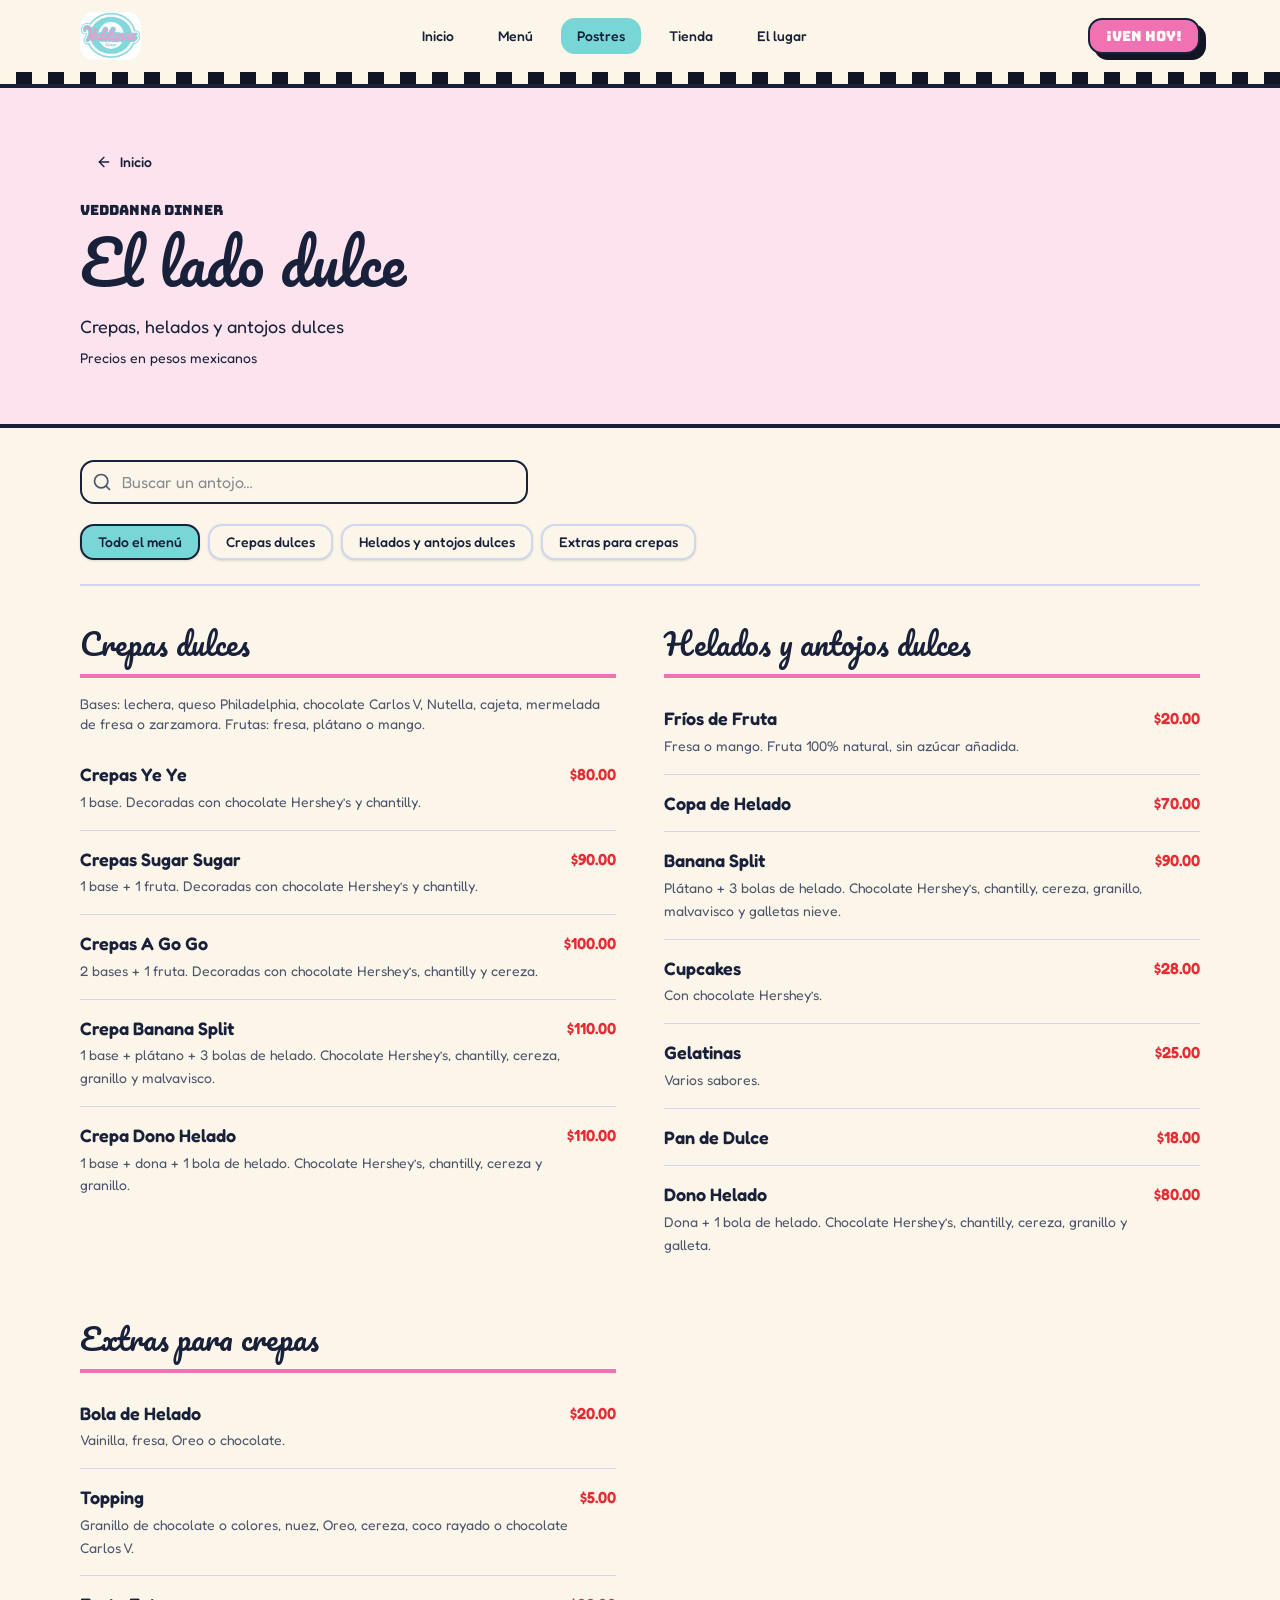
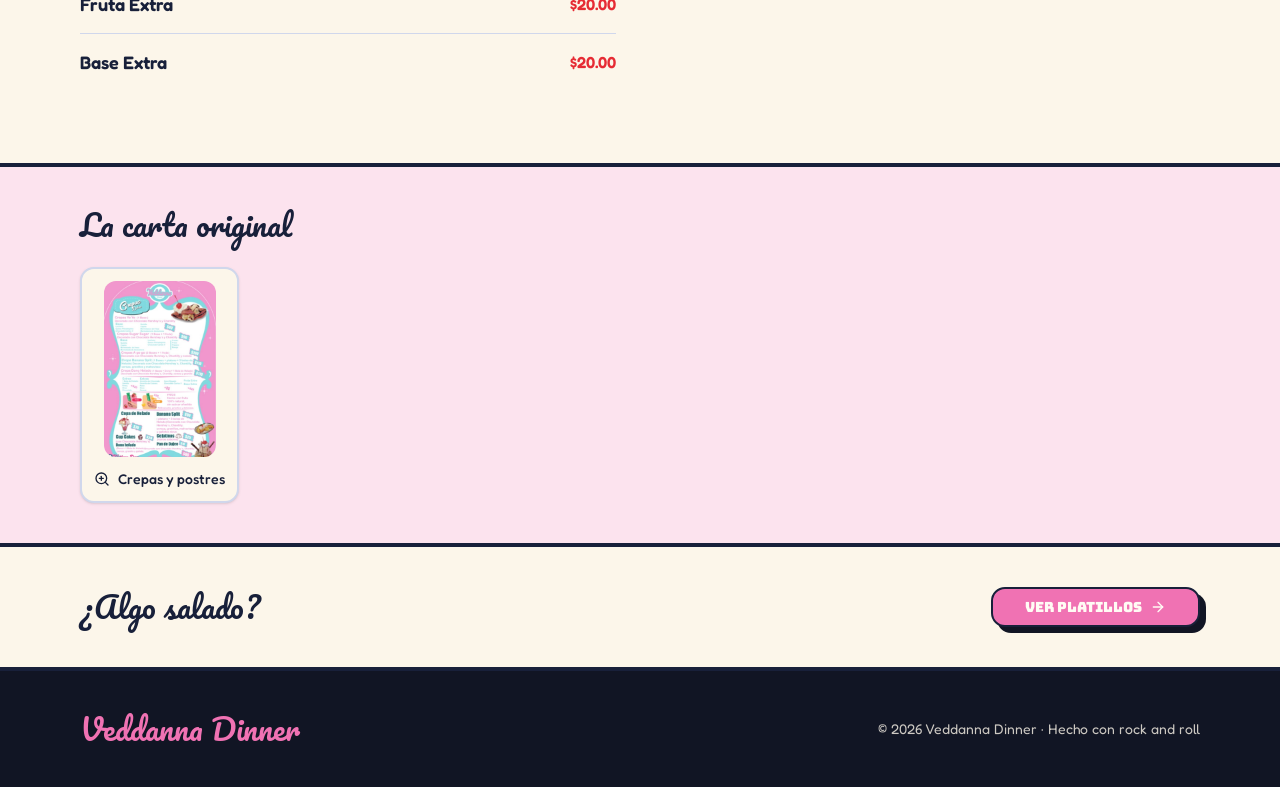
<file: postres.html>
<!DOCTYPE html>
<html lang="es"><head><meta charset="utf-8"><meta name="viewport" content="width=device-width, initial-scale=1">
<title>Crepas y postres | Veddanna Dinner</title><meta name="description" content="Crepas dulces, banana split, helados y cupcakes de Veddanna Dinner. Consulta la carta dulce y sus precios en pesos mexicanos.">
<link rel="icon" href="img/favicon.png" type="image/png">
<link rel="stylesheet" href="css/fuentes.css"><link rel="stylesheet" href="css/estilos.css">
</head><body>
<header class="sticky top-0 z-40 border-b-4 bg-background/95 backdrop-blur"><div class="mx-auto flex max-w-6xl flex-wrap items-center justify-between gap-2 px-4 py-3"><a aria-label="Veddanna Dinner, inicio" href="index.html"><img src="img/veddanna-logo.jpg" alt="Veddanna Dinner" class="h-12 w-auto rounded-md"></a><nav aria-label="Navegación principal" class="flex items-center gap-1 sm:gap-3"><a class="inline-flex items-center justify-center gap-2 whitespace-nowrap rounded-md text-sm font-medium cursor-pointer transition-colors focus-visible:outline-none focus-visible:ring-1 focus-visible:ring-ring disabled:pointer-events-none disabled:opacity-50 disabled:cursor-not-allowed [&amp;_svg]:pointer-events-none [&amp;_svg]:size-4 [&amp;_svg]:shrink-0 hover:bg-accent hover:text-accent-foreground h-9 px-4 py-2" href="index.html">Inicio</a><a class="inline-flex items-center justify-center gap-2 whitespace-nowrap rounded-md text-sm font-medium cursor-pointer transition-colors focus-visible:outline-none focus-visible:ring-1 focus-visible:ring-ring disabled:pointer-events-none disabled:opacity-50 disabled:cursor-not-allowed [&amp;_svg]:pointer-events-none [&amp;_svg]:size-4 [&amp;_svg]:shrink-0 hover:bg-accent hover:text-accent-foreground h-9 px-4 py-2" href="menu.html">Menú</a><a class="inline-flex items-center justify-center gap-2 whitespace-nowrap rounded-md text-sm font-medium cursor-pointer transition-colors focus-visible:outline-none focus-visible:ring-1 focus-visible:ring-ring disabled:pointer-events-none disabled:opacity-50 disabled:cursor-not-allowed [&amp;_svg]:pointer-events-none [&amp;_svg]:size-4 [&amp;_svg]:shrink-0 hover:bg-accent hover:text-accent-foreground h-9 px-4 py-2 bg-secondary" href="postres.html" aria-current="page">Postres</a><a class="items-center justify-center gap-2 whitespace-nowrap rounded-md text-sm font-medium cursor-pointer transition-colors focus-visible:outline-none focus-visible:ring-1 focus-visible:ring-ring disabled:pointer-events-none disabled:opacity-50 disabled:cursor-not-allowed [&amp;_svg]:pointer-events-none [&amp;_svg]:size-4 [&amp;_svg]:shrink-0 hover:bg-accent hover:text-accent-foreground h-9 px-4 py-2 hidden md:inline-flex" href="index.html#tienda">Tienda</a><a class="items-center justify-center gap-2 whitespace-nowrap rounded-md text-sm font-medium cursor-pointer transition-colors focus-visible:outline-none focus-visible:ring-1 focus-visible:ring-ring disabled:pointer-events-none disabled:opacity-50 disabled:cursor-not-allowed [&amp;_svg]:pointer-events-none [&amp;_svg]:size-4 [&amp;_svg]:shrink-0 hover:bg-accent hover:text-accent-foreground h-9 px-4 py-2 hidden lg:inline-flex" href="index.html#lugar">El lugar</a></nav><a class="items-center justify-center gap-2 whitespace-nowrap rounded-md text-sm font-medium cursor-pointer transition-colors focus-visible:outline-none focus-visible:ring-1 focus-visible:ring-ring disabled:pointer-events-none disabled:opacity-50 disabled:cursor-not-allowed [&amp;_svg]:pointer-events-none [&amp;_svg]:size-4 [&amp;_svg]:shrink-0 bg-primary text-primary-foreground shadow hover:bg-primary/90 h-9 px-4 py-2 hidden border-2 font-display shadow-retro sm:inline-flex" href="index.html#visita">¡Ven hoy!</a></div><div class="checker h-3"></div></header><!--$--><main><section class="bg-muted border-b-4 py-10 sm:py-14"><div class="mx-auto max-w-6xl px-4"><a class="inline-flex items-center justify-center gap-2 whitespace-nowrap rounded-md text-sm font-medium cursor-pointer transition-colors focus-visible:outline-none focus-visible:ring-1 focus-visible:ring-ring disabled:pointer-events-none disabled:opacity-50 disabled:cursor-not-allowed [&amp;_svg]:pointer-events-none [&amp;_svg]:size-4 [&amp;_svg]:shrink-0 hover:bg-accent hover:text-accent-foreground h-9 px-4 py-2 mb-5" href="index.html"><svg xmlns="http://www.w3.org/2000/svg" width="24" height="24" viewBox="0 0 24 24" fill="none" stroke="currentColor" stroke-width="2" stroke-linecap="round" stroke-linejoin="round" class="lucide lucide-arrow-left" aria-hidden="true"><path d="m12 19-7-7 7-7"></path><path d="M19 12H5"></path></svg> Inicio</a><p class="mb-3 font-display text-sm text-foreground">Veddanna Dinner</p><h1 class="font-script text-5xl text-foreground sm:text-6xl">El lado dulce</h1><p class="mt-5 text-lg">Crepas, helados y antojos dulces</p><p class="mt-2 text-sm text-foreground">Precios en pesos mexicanos</p></div></section><div class="mx-auto max-w-6xl px-4 py-8"><div class="relative mb-5 max-w-md"><svg xmlns="http://www.w3.org/2000/svg" width="24" height="24" viewBox="0 0 24 24" fill="none" stroke="currentColor" stroke-width="2" stroke-linecap="round" stroke-linejoin="round" class="lucide lucide-search absolute left-3 top-3 h-5 w-5 text-muted-foreground" aria-hidden="true"><path d="m21 21-4.34-4.34"></path><circle cx="11" cy="11" r="8"></circle></svg><input aria-label="Buscar en el menú" type="search" placeholder="Buscar un antojo…" class="h-11 w-full rounded-md border-2 bg-background pl-10 pr-3 outline-none focus:ring-2 focus:ring-ring" value=""></div><nav aria-label="Categorías del menú" class="flex flex-wrap gap-2 border-b-2 border-input pb-6"><button class="inline-flex items-center justify-center gap-2 whitespace-nowrap rounded-md text-sm font-medium cursor-pointer transition-colors focus-visible:outline-none focus-visible:ring-1 focus-visible:ring-ring disabled:pointer-events-none disabled:opacity-50 disabled:cursor-not-allowed [&amp;_svg]:pointer-events-none [&amp;_svg]:size-4 [&amp;_svg]:shrink-0 bg-secondary text-secondary-foreground shadow-sm hover:bg-secondary/80 h-9 px-4 py-2 border-2" aria-pressed="true">Todo el menú</button><button class="inline-flex items-center justify-center gap-2 whitespace-nowrap rounded-md text-sm font-medium cursor-pointer transition-colors focus-visible:outline-none focus-visible:ring-1 focus-visible:ring-ring disabled:pointer-events-none disabled:opacity-50 disabled:cursor-not-allowed [&amp;_svg]:pointer-events-none [&amp;_svg]:size-4 [&amp;_svg]:shrink-0 border-input bg-background shadow-sm hover:bg-accent hover:text-accent-foreground h-9 px-4 py-2 border-2" aria-pressed="false">Crepas dulces</button><button class="inline-flex items-center justify-center gap-2 whitespace-nowrap rounded-md text-sm font-medium cursor-pointer transition-colors focus-visible:outline-none focus-visible:ring-1 focus-visible:ring-ring disabled:pointer-events-none disabled:opacity-50 disabled:cursor-not-allowed [&amp;_svg]:pointer-events-none [&amp;_svg]:size-4 [&amp;_svg]:shrink-0 border-input bg-background shadow-sm hover:bg-accent hover:text-accent-foreground h-9 px-4 py-2 border-2" aria-pressed="false">Helados y antojos dulces</button><button class="inline-flex items-center justify-center gap-2 whitespace-nowrap rounded-md text-sm font-medium cursor-pointer transition-colors focus-visible:outline-none focus-visible:ring-1 focus-visible:ring-ring disabled:pointer-events-none disabled:opacity-50 disabled:cursor-not-allowed [&amp;_svg]:pointer-events-none [&amp;_svg]:size-4 [&amp;_svg]:shrink-0 border-input bg-background shadow-sm hover:bg-accent hover:text-accent-foreground h-9 px-4 py-2 border-2" aria-pressed="false">Extras para crepas</button></nav><div class="grid gap-x-12 gap-y-12 py-10 lg:grid-cols-2"><section aria-labelledby="heading-crepas" class="min-w-0"><h2 id="heading-crepas" class="border-b-4 border-primary pb-3 font-script text-3xl text-foreground">Crepas dulces</h2><p class="mt-4 text-sm text-muted-foreground">Bases: lechera, queso Philadelphia, chocolate Carlos V, Nutella, cajeta, mermelada de fresa o zarzamora. Frutas: fresa, plátano o mango.</p><dl class="mt-3 divide-y divide-input"><div class="py-4"><div class="flex items-start justify-between gap-4"><dt class="min-w-0 text-lg font-semibold leading-snug">Crepas Ye Ye</dt><dd class="shrink-0 font-semibold tabular-nums text-accent">$80.00</dd></div><dd class="mt-1 max-w-lg text-sm leading-relaxed text-muted-foreground">1 base. Decoradas con chocolate Hershey’s y chantilly.</dd></div><div class="py-4"><div class="flex items-start justify-between gap-4"><dt class="min-w-0 text-lg font-semibold leading-snug">Crepas Sugar Sugar</dt><dd class="shrink-0 font-semibold tabular-nums text-accent">$90.00</dd></div><dd class="mt-1 max-w-lg text-sm leading-relaxed text-muted-foreground">1 base + 1 fruta. Decoradas con chocolate Hershey’s y chantilly.</dd></div><div class="py-4"><div class="flex items-start justify-between gap-4"><dt class="min-w-0 text-lg font-semibold leading-snug">Crepas A Go Go</dt><dd class="shrink-0 font-semibold tabular-nums text-accent">$100.00</dd></div><dd class="mt-1 max-w-lg text-sm leading-relaxed text-muted-foreground">2 bases + 1 fruta. Decoradas con chocolate Hershey’s, chantilly y cereza.</dd></div><div class="py-4"><div class="flex items-start justify-between gap-4"><dt class="min-w-0 text-lg font-semibold leading-snug">Crepa Banana Split</dt><dd class="shrink-0 font-semibold tabular-nums text-accent">$110.00</dd></div><dd class="mt-1 max-w-lg text-sm leading-relaxed text-muted-foreground">1 base + plátano + 3 bolas de helado. Chocolate Hershey’s, chantilly, cereza, granillo y malvavisco.</dd></div><div class="py-4"><div class="flex items-start justify-between gap-4"><dt class="min-w-0 text-lg font-semibold leading-snug">Crepa Dono Helado</dt><dd class="shrink-0 font-semibold tabular-nums text-accent">$110.00</dd></div><dd class="mt-1 max-w-lg text-sm leading-relaxed text-muted-foreground">1 base + dona + 1 bola de helado. Chocolate Hershey’s, chantilly, cereza y granillo.</dd></div></dl></section><section aria-labelledby="heading-helados" class="min-w-0"><h2 id="heading-helados" class="border-b-4 border-primary pb-3 font-script text-3xl text-foreground">Helados y antojos dulces</h2><dl class="mt-3 divide-y divide-input"><div class="py-4"><div class="flex items-start justify-between gap-4"><dt class="min-w-0 text-lg font-semibold leading-snug">Fríos de Fruta</dt><dd class="shrink-0 font-semibold tabular-nums text-accent">$20.00</dd></div><dd class="mt-1 max-w-lg text-sm leading-relaxed text-muted-foreground">Fresa o mango. Fruta 100% natural, sin azúcar añadida.</dd></div><div class="py-4"><div class="flex items-start justify-between gap-4"><dt class="min-w-0 text-lg font-semibold leading-snug">Copa de Helado</dt><dd class="shrink-0 font-semibold tabular-nums text-accent">$70.00</dd></div></div><div class="py-4"><div class="flex items-start justify-between gap-4"><dt class="min-w-0 text-lg font-semibold leading-snug">Banana Split</dt><dd class="shrink-0 font-semibold tabular-nums text-accent">$90.00</dd></div><dd class="mt-1 max-w-lg text-sm leading-relaxed text-muted-foreground">Plátano + 3 bolas de helado. Chocolate Hershey’s, chantilly, cereza, granillo, malvavisco y galletas nieve.</dd></div><div class="py-4"><div class="flex items-start justify-between gap-4"><dt class="min-w-0 text-lg font-semibold leading-snug">Cupcakes</dt><dd class="shrink-0 font-semibold tabular-nums text-accent">$28.00</dd></div><dd class="mt-1 max-w-lg text-sm leading-relaxed text-muted-foreground">Con chocolate Hershey’s.</dd></div><div class="py-4"><div class="flex items-start justify-between gap-4"><dt class="min-w-0 text-lg font-semibold leading-snug">Gelatinas</dt><dd class="shrink-0 font-semibold tabular-nums text-accent">$25.00</dd></div><dd class="mt-1 max-w-lg text-sm leading-relaxed text-muted-foreground">Varios sabores.</dd></div><div class="py-4"><div class="flex items-start justify-between gap-4"><dt class="min-w-0 text-lg font-semibold leading-snug">Pan de Dulce</dt><dd class="shrink-0 font-semibold tabular-nums text-accent">$18.00</dd></div></div><div class="py-4"><div class="flex items-start justify-between gap-4"><dt class="min-w-0 text-lg font-semibold leading-snug">Dono Helado</dt><dd class="shrink-0 font-semibold tabular-nums text-accent">$80.00</dd></div><dd class="mt-1 max-w-lg text-sm leading-relaxed text-muted-foreground">Dona + 1 bola de helado. Chocolate Hershey’s, chantilly, cereza, granillo y galleta.</dd></div></dl></section><section aria-labelledby="heading-extras" class="min-w-0"><h2 id="heading-extras" class="border-b-4 border-primary pb-3 font-script text-3xl text-foreground">Extras para crepas</h2><dl class="mt-3 divide-y divide-input"><div class="py-4"><div class="flex items-start justify-between gap-4"><dt class="min-w-0 text-lg font-semibold leading-snug">Bola de Helado</dt><dd class="shrink-0 font-semibold tabular-nums text-accent">$20.00</dd></div><dd class="mt-1 max-w-lg text-sm leading-relaxed text-muted-foreground">Vainilla, fresa, Oreo o chocolate.</dd></div><div class="py-4"><div class="flex items-start justify-between gap-4"><dt class="min-w-0 text-lg font-semibold leading-snug">Topping</dt><dd class="shrink-0 font-semibold tabular-nums text-accent">$5.00</dd></div><dd class="mt-1 max-w-lg text-sm leading-relaxed text-muted-foreground">Granillo de chocolate o colores, nuez, Oreo, cereza, coco rayado o chocolate Carlos V.</dd></div><div class="py-4"><div class="flex items-start justify-between gap-4"><dt class="min-w-0 text-lg font-semibold leading-snug">Fruta Extra</dt><dd class="shrink-0 font-semibold tabular-nums text-accent">$20.00</dd></div></div><div class="py-4"><div class="flex items-start justify-between gap-4"><dt class="min-w-0 text-lg font-semibold leading-snug">Base Extra</dt><dd class="shrink-0 font-semibold tabular-nums text-accent">$20.00</dd></div></div></dl></section></div></div><section class="border-y-4 bg-muted py-10"><div class="mx-auto max-w-6xl px-4"><h2 class="font-script text-3xl">La carta original</h2><div class="mt-6 flex flex-wrap gap-6"><button class="inline-flex items-center justify-center whitespace-nowrap rounded-md text-sm font-medium cursor-pointer transition-colors focus-visible:outline-none focus-visible:ring-1 focus-visible:ring-ring disabled:pointer-events-none disabled:opacity-50 disabled:cursor-not-allowed [&amp;_svg]:pointer-events-none [&amp;_svg]:size-4 [&amp;_svg]:shrink-0 border-input bg-background shadow-sm hover:bg-accent hover:text-accent-foreground h-auto flex-col gap-3 border-2 p-3" aria-label="Ver carta original: Crepas y postres" type="button" aria-haspopup="dialog" aria-expanded="false" data-state="closed"><img src="img/carta-postres.jpeg" alt="Carta de Crepas y postres" class="h-44 w-28 rounded-sm object-cover object-top" loading="lazy"><span class="flex items-center gap-2"><svg xmlns="http://www.w3.org/2000/svg" width="24" height="24" viewBox="0 0 24 24" fill="none" stroke="currentColor" stroke-width="2" stroke-linecap="round" stroke-linejoin="round" class="lucide lucide-zoom-in" aria-hidden="true"><circle cx="11" cy="11" r="8"></circle><line x1="21" x2="16.65" y1="21" y2="16.65"></line><line x1="11" x2="11" y1="8" y2="14"></line><line x1="8" x2="14" y1="11" y2="11"></line></svg>Crepas y postres</span></button></div></div></section><div class="mx-auto flex max-w-6xl flex-wrap items-center justify-between gap-6 px-4 py-10"><span class="font-script text-3xl">¿Algo salado?</span><a class="inline-flex items-center justify-center gap-2 whitespace-nowrap text-sm font-medium cursor-pointer transition-colors focus-visible:outline-none focus-visible:ring-1 focus-visible:ring-ring disabled:pointer-events-none disabled:opacity-50 disabled:cursor-not-allowed [&amp;_svg]:pointer-events-none [&amp;_svg]:size-4 [&amp;_svg]:shrink-0 bg-primary text-primary-foreground shadow hover:bg-primary/90 h-10 rounded-md px-8 border-2 font-display shadow-retro" href="menu.html">Ver platillos<svg xmlns="http://www.w3.org/2000/svg" width="24" height="24" viewBox="0 0 24 24" fill="none" stroke="currentColor" stroke-width="2" stroke-linecap="round" stroke-linejoin="round" class="lucide lucide-arrow-right" aria-hidden="true"><path d="M5 12h14"></path><path d="m12 5 7 7-7 7"></path></svg></a></div></main><!--/$--><footer class="border-t-4 bg-chrome py-10 text-background"><div class="mx-auto flex max-w-6xl flex-col items-center justify-between gap-4 px-4 md:flex-row"><a class="font-script text-3xl text-primary" href="index.html">Veddanna Dinner</a><p class="text-sm opacity-80">© <!-- -->2026<!-- --> Veddanna Dinner · Hecho con rock and roll</p></div></footer>
<script src="js/sitio.js"></script>
</body></html>
</file>
<file: css/fuentes.css>
/* vietnamese */
@font-face {
  font-family: 'Bungee';
  font-style: normal;
  font-weight: 400;
  font-display: swap;
  src: url(../fonts/da9ea94dd2.woff2) format('woff2');
  unicode-range: U+0102-0103, U+0110-0111, U+0128-0129, U+0168-0169, U+01A0-01A1, U+01AF-01B0, U+0300-0301, U+0303-0304, U+0308-0309, U+0323, U+0329, U+1EA0-1EF9, U+20AB;
}
/* latin-ext */
@font-face {
  font-family: 'Bungee';
  font-style: normal;
  font-weight: 400;
  font-display: swap;
  src: url(../fonts/46f4b0ede7.woff2) format('woff2');
  unicode-range: U+0100-02BA, U+02BD-02C5, U+02C7-02CC, U+02CE-02D7, U+02DD-02FF, U+0304, U+0308, U+0329, U+1D00-1DBF, U+1E00-1E9F, U+1EF2-1EFF, U+2020, U+20A0-20AB, U+20AD-20C4, U+2113, U+2C60-2C7F, U+A720-A7FF;
}
/* latin */
@font-face {
  font-family: 'Bungee';
  font-style: normal;
  font-weight: 400;
  font-display: swap;
  src: url(../fonts/70057bd8bd.woff2) format('woff2');
  unicode-range: U+0000-00FF, U+0131, U+0152-0153, U+02BB-02BC, U+02C6, U+02DA, U+02DC, U+0304, U+0308, U+0329, U+2000-206F, U+20AC, U+2122, U+2191, U+2193, U+2212, U+2215, U+FEFF, U+FFFD;
}
/* hebrew */
@font-face {
  font-family: 'Fredoka';
  font-style: normal;
  font-weight: 400;
  font-stretch: 100%;
  font-display: swap;
  src: url(../fonts/b090375dcd.woff2) format('woff2');
  unicode-range: U+0307-0308, U+0590-05FF, U+200C-2010, U+20AA, U+25CC, U+FB1D-FB4F;
}
/* latin-ext */
@font-face {
  font-family: 'Fredoka';
  font-style: normal;
  font-weight: 400;
  font-stretch: 100%;
  font-display: swap;
  src: url(../fonts/4667f67516.woff2) format('woff2');
  unicode-range: U+0100-02BA, U+02BD-02C5, U+02C7-02CC, U+02CE-02D7, U+02DD-02FF, U+0304, U+0308, U+0329, U+1D00-1DBF, U+1E00-1E9F, U+1EF2-1EFF, U+2020, U+20A0-20AB, U+20AD-20C4, U+2113, U+2C60-2C7F, U+A720-A7FF;
}
/* latin */
@font-face {
  font-family: 'Fredoka';
  font-style: normal;
  font-weight: 400;
  font-stretch: 100%;
  font-display: swap;
  src: url(../fonts/11adc6349b.woff2) format('woff2');
  unicode-range: U+0000-00FF, U+0131, U+0152-0153, U+02BB-02BC, U+02C6, U+02DA, U+02DC, U+0304, U+0308, U+0329, U+2000-206F, U+20AC, U+2122, U+2191, U+2193, U+2212, U+2215, U+FEFF, U+FFFD;
}
/* hebrew */
@font-face {
  font-family: 'Fredoka';
  font-style: normal;
  font-weight: 500;
  font-stretch: 100%;
  font-display: swap;
  src: url(../fonts/b090375dcd.woff2) format('woff2');
  unicode-range: U+0307-0308, U+0590-05FF, U+200C-2010, U+20AA, U+25CC, U+FB1D-FB4F;
}
/* latin-ext */
@font-face {
  font-family: 'Fredoka';
  font-style: normal;
  font-weight: 500;
  font-stretch: 100%;
  font-display: swap;
  src: url(../fonts/4667f67516.woff2) format('woff2');
  unicode-range: U+0100-02BA, U+02BD-02C5, U+02C7-02CC, U+02CE-02D7, U+02DD-02FF, U+0304, U+0308, U+0329, U+1D00-1DBF, U+1E00-1E9F, U+1EF2-1EFF, U+2020, U+20A0-20AB, U+20AD-20C4, U+2113, U+2C60-2C7F, U+A720-A7FF;
}
/* latin */
@font-face {
  font-family: 'Fredoka';
  font-style: normal;
  font-weight: 500;
  font-stretch: 100%;
  font-display: swap;
  src: url(../fonts/11adc6349b.woff2) format('woff2');
  unicode-range: U+0000-00FF, U+0131, U+0152-0153, U+02BB-02BC, U+02C6, U+02DA, U+02DC, U+0304, U+0308, U+0329, U+2000-206F, U+20AC, U+2122, U+2191, U+2193, U+2212, U+2215, U+FEFF, U+FFFD;
}
/* hebrew */
@font-face {
  font-family: 'Fredoka';
  font-style: normal;
  font-weight: 600;
  font-stretch: 100%;
  font-display: swap;
  src: url(../fonts/b090375dcd.woff2) format('woff2');
  unicode-range: U+0307-0308, U+0590-05FF, U+200C-2010, U+20AA, U+25CC, U+FB1D-FB4F;
}
/* latin-ext */
@font-face {
  font-family: 'Fredoka';
  font-style: normal;
  font-weight: 600;
  font-stretch: 100%;
  font-display: swap;
  src: url(../fonts/4667f67516.woff2) format('woff2');
  unicode-range: U+0100-02BA, U+02BD-02C5, U+02C7-02CC, U+02CE-02D7, U+02DD-02FF, U+0304, U+0308, U+0329, U+1D00-1DBF, U+1E00-1E9F, U+1EF2-1EFF, U+2020, U+20A0-20AB, U+20AD-20C4, U+2113, U+2C60-2C7F, U+A720-A7FF;
}
/* latin */
@font-face {
  font-family: 'Fredoka';
  font-style: normal;
  font-weight: 600;
  font-stretch: 100%;
  font-display: swap;
  src: url(../fonts/11adc6349b.woff2) format('woff2');
  unicode-range: U+0000-00FF, U+0131, U+0152-0153, U+02BB-02BC, U+02C6, U+02DA, U+02DC, U+0304, U+0308, U+0329, U+2000-206F, U+20AC, U+2122, U+2191, U+2193, U+2212, U+2215, U+FEFF, U+FFFD;
}
/* hebrew */
@font-face {
  font-family: 'Fredoka';
  font-style: normal;
  font-weight: 700;
  font-stretch: 100%;
  font-display: swap;
  src: url(../fonts/b090375dcd.woff2) format('woff2');
  unicode-range: U+0307-0308, U+0590-05FF, U+200C-2010, U+20AA, U+25CC, U+FB1D-FB4F;
}
/* latin-ext */
@font-face {
  font-family: 'Fredoka';
  font-style: normal;
  font-weight: 700;
  font-stretch: 100%;
  font-display: swap;
  src: url(../fonts/4667f67516.woff2) format('woff2');
  unicode-range: U+0100-02BA, U+02BD-02C5, U+02C7-02CC, U+02CE-02D7, U+02DD-02FF, U+0304, U+0308, U+0329, U+1D00-1DBF, U+1E00-1E9F, U+1EF2-1EFF, U+2020, U+20A0-20AB, U+20AD-20C4, U+2113, U+2C60-2C7F, U+A720-A7FF;
}
/* latin */
@font-face {
  font-family: 'Fredoka';
  font-style: normal;
  font-weight: 700;
  font-stretch: 100%;
  font-display: swap;
  src: url(../fonts/11adc6349b.woff2) format('woff2');
  unicode-range: U+0000-00FF, U+0131, U+0152-0153, U+02BB-02BC, U+02C6, U+02DA, U+02DC, U+0304, U+0308, U+0329, U+2000-206F, U+20AC, U+2122, U+2191, U+2193, U+2212, U+2215, U+FEFF, U+FFFD;
}
/* cyrillic-ext */
@font-face {
  font-family: 'Pacifico';
  font-style: normal;
  font-weight: 400;
  font-display: swap;
  src: url(../fonts/2fdb5bff78.woff2) format('woff2');
  unicode-range: U+0460-052F, U+1C80-1C8A, U+20B4, U+2DE0-2DFF, U+A640-A69F, U+FE2E-FE2F;
}
/* cyrillic */
@font-face {
  font-family: 'Pacifico';
  font-style: normal;
  font-weight: 400;
  font-display: swap;
  src: url(../fonts/34baef0fd3.woff2) format('woff2');
  unicode-range: U+0301, U+0400-045F, U+0490-0491, U+04B0-04B1, U+2116;
}
/* vietnamese */
@font-face {
  font-family: 'Pacifico';
  font-style: normal;
  font-weight: 400;
  font-display: swap;
  src: url(../fonts/6fe07bc791.woff2) format('woff2');
  unicode-range: U+0102-0103, U+0110-0111, U+0128-0129, U+0168-0169, U+01A0-01A1, U+01AF-01B0, U+0300-0301, U+0303-0304, U+0308-0309, U+0323, U+0329, U+1EA0-1EF9, U+20AB;
}
/* latin-ext */
@font-face {
  font-family: 'Pacifico';
  font-style: normal;
  font-weight: 400;
  font-display: swap;
  src: url(../fonts/59e558e1ce.woff2) format('woff2');
  unicode-range: U+0100-02BA, U+02BD-02C5, U+02C7-02CC, U+02CE-02D7, U+02DD-02FF, U+0304, U+0308, U+0329, U+1D00-1DBF, U+1E00-1E9F, U+1EF2-1EFF, U+2020, U+20A0-20AB, U+20AD-20C4, U+2113, U+2C60-2C7F, U+A720-A7FF;
}
/* latin */
@font-face {
  font-family: 'Pacifico';
  font-style: normal;
  font-weight: 400;
  font-display: swap;
  src: url(../fonts/296fd221d5.woff2) format('woff2');
  unicode-range: U+0000-00FF, U+0131, U+0152-0153, U+02BB-02BC, U+02C6, U+02DA, U+02DC, U+0304, U+0308, U+0329, U+2000-206F, U+20AC, U+2122, U+2191, U+2193, U+2212, U+2215, U+FEFF, U+FFFD;
}
</file>
